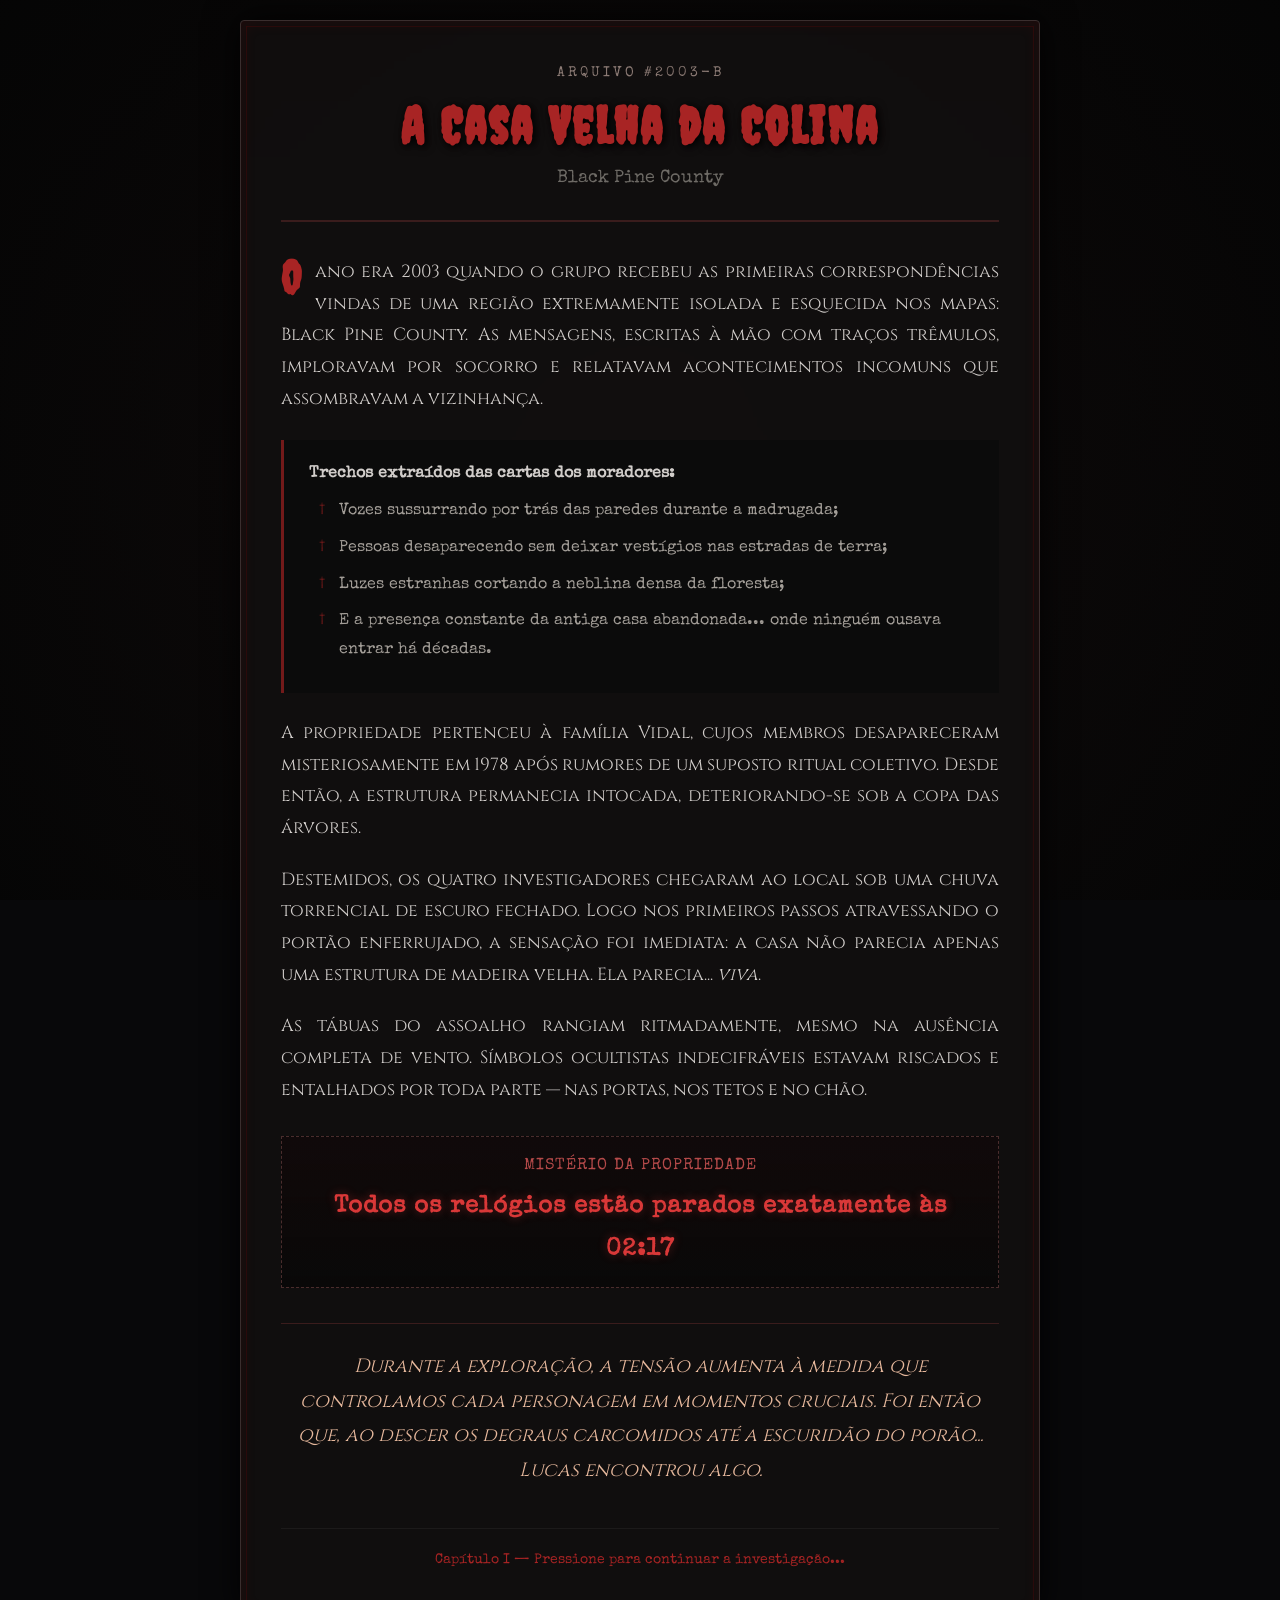
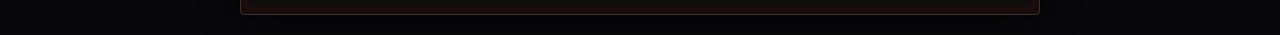
<file: pag1.html>
<!DOCTYPE html>
<html lang="pt-BR">
<head>
    <meta charset="UTF-8">
    <meta name="viewport" content="width=device-width, initial-scale=1.0">
    <title>A Casa Velha da Colina | Black Pine County</title>

    <!-- Google Fonts: Creepster (título) e Cinzel + Special Elite (corpo e mistério) -->
    <link rel="preconnect" href="https://fonts.googleapis.com">
    <link rel="preconnect" href="https://fonts.gstatic.com" crossorigin>
    <link href="https://fonts.googleapis.com/css2?family=Cinzel:wght@400;700&family=Creepster&family=Special+Elite&display=swap" rel="stylesheet">

    <style>
        /* --- RESET E ESTILOS GERAIS --- */
        * {
            margin: 0;
            padding: 0;
            box-sizing: border-box;
        }

        body {
            background-color: #08080a;
            color: #c9c7c5;
            font-family: 'Cinzel', serif;
            line-height: 1.8;
            background-image: 
                radial-gradient(circle at center, rgba(30, 20, 20, 0.4) 0%, rgba(5, 5, 5, 0.95) 100%),
                linear-gradient(to bottom, rgba(0, 0, 0, 0.8), rgba(10, 8, 8, 0.9));
            background-attachment: fixed;
            min-height: 100vh;
            display: flex;
            justify-content: center;
            align-items: center;
            padding: 20px;
        }

        /* --- CONTAINER PRINCIPAL (ESTILO DOCUMENTO/LIVRO MACABRO) --- */
        .container {
            max-width: 800px;
            width: 100%;
            background: rgba(18, 16, 16, 0.85);
            border: 1px solid #3a2e2e;
            box-shadow: 0 0 35px rgba(0, 0, 0, 0.9), inset 0 0 15px rgba(139, 0, 0, 0.15);
            padding: 40px;
            border-radius: 4px;
            position: relative;
            backdrop-filter: blur(4px);
        }

        .container::before {
            content: '';
            position: absolute;
            top: 5px; left: 5px; right: 5px; bottom: 5px;
            border: 1px solid rgba(139, 0, 0, 0.2);
            pointer-events: none;
        }

        /* --- CABEÇALHO --- */
        header {
            text-align: center;
            border-bottom: 2px solid #3a1c1c;
            padding-bottom: 25px;
            margin-bottom: 35px;
        }

        .meta-tag {
            font-family: 'Special Elite', cursive;
            color: #8c7b75;
            font-size: 0.9rem;
            letter-spacing: 3px;
            text-transform: uppercase;
            margin-bottom: 10px;
            display: block;
        }

        h1 {
            font-family: 'Creepster', cursive;
            font-size: 3.2rem;
            color: #a82424;
            text-shadow: 2px 2px 8px #000000;
            letter-spacing: 2px;
            line-height: 1.1;
            margin-bottom: 10px;
        }

        .location {
            font-family: 'Special Elite', cursive;
            color: #6e6b66;
            font-size: 1.1rem;
        }

        /* --- CONTEÚDO / HISTÓRIA --- */
        .chapter-section {
            margin-bottom: 30px;
        }

        .story-text::first-letter {
            font-family: 'Creepster', cursive;
            font-size: 3rem;
            float: left;
            line-height: 0.8;
            padding-right: 12px;
            color: #a82424;
        }

        p {
            margin-bottom: 20px;
            font-size: 1.1rem;
            text-align: justify;
            color: #d1cdca;
        }

        .letters-box {
            background: rgba(10, 10, 10, 0.7);
            border-left: 3px solid #731a1a;
            padding: 20px 25px;
            margin: 25px 0;
            font-family: 'Special Elite', cursive;
            color: #a39e98;
        }

        .letters-box p {
            font-family: inherit;
            margin-bottom: 8px;
            font-size: 1rem;
        }

        .letters-box p:last-child {
            margin-bottom: 0;
        }

        .letters-box ul {
            list-style-type: none;
            padding-left: 10px;
        }

        .letters-box li {
            margin-bottom: 8px;
            position: relative;
            padding-left: 20px;
        }

        .letters-box li::before {
            content: '†';
            position: absolute;
            left: 0;
            color: #731a1a;
        }

        .highlight-box {
            text-align: center;
            background: linear-gradient(180deg, rgba(20,0,0,0.3) 0%, rgba(5,5,5,0.6) 100%);
            border: 1px dashed #4a2d2d;
            padding: 15px;
            margin: 30px 0;
            font-family: 'Special Elite', cursive;
            color: #b54a4a;
            letter-spacing: 1px;
        }

        .time-display {
            font-size: 1.5rem;
            font-weight: bold;
            color: #d93838;
            text-shadow: 0 0 10px rgba(217, 56, 56, 0.4);
            display: block;
            margin-top: 5px;
        }

        .cliffhanger {
            border-top: 1px solid #3a1c1c;
            padding-top: 25px;
            margin-top: 35px;
            font-style: italic;
            color: #e6b89c;
            text-align: center;
            font-size: 1.2rem;
        }

        /* --- RODAPÉ E LINK DE NAVEGAÇÃO --- */
        footer {
            margin-top: 40px;
            text-align: center;
            border-top: 1px solid rgba(255, 255, 255, 0.05);
            padding-top: 15px;
        }

        footer a {
            font-family: 'Special Elite', cursive;
            font-size: 0.9rem;
            color: #a82424;
            text-decoration: none;
            transition: all 0.3s ease;
        }

        footer a:hover {
            color: #e6b89c;
            text-shadow: 0 0 8px rgba(168, 36, 36, 0.6);
        }

        @media (max-width: 600px) {
            .container { padding: 20px; }
            h1 { font-size: 2.2rem; }
            p { font-size: 1rem; }
        }
    </style>
</head>
<body>

    <main class="container">
        <header>
            <span class="meta-tag">Arquivo #2003-B</span>
            <h1>A Casa Velha da Colina</h1>
            <span class="location">Black Pine County</span>
        </header>

        <article class="chapter-section">
            <p class="story-text">
                O ano era 2003 quando o grupo recebeu as primeiras correspondências vindas de uma região extremamente isolada e esquecida nos mapas: Black Pine County. As mensagens, escritas à mão com traços trêmulos, imploravam por socorro e relatavam acontecimentos incomuns que assombravam a vizinhança.
            </p>

            <div class="letters-box">
                <p><strong>Trechos extraídos das cartas dos moradores:</strong></p>
                <ul>
                    <li>Vozes sussurrando por trás das paredes durante a madrugada;</li>
                    <li>Pessoas desaparecendo sem deixar vestígios nas estradas de terra;</li>
                    <li>Luzes estranhas cortando a neblina densa da floresta;</li>
                    <li>E a presença constante da antiga casa abandonada... onde ninguém ousava entrar há décadas.</li>
                </ul>
            </div>

            <p>
                A propriedade pertenceu à família Vidal, cujos membros desapareceram misteriosamente em 1978 após rumores de um suposto ritual coletivo. Desde então, a estrutura permanecia intocada, deteriorando-se sob a copa das árvores.
            </p>

            <p>
                Destemidos, os quatro investigadores chegaram ao local sob uma chuva torrencial de escuro fechado. Logo nos primeiros passos atravessando o portão enferrujado, a sensação foi imediata: a casa não parecia apenas uma estrutura de madeira velha. Ela parecia... <em>viva</em>.
            </p>

            <p>
                As tábuas do assoalho rangiam ritmadamente, mesmo na ausência completa de vento. Símbolos ocultistas indecifráveis estavam riscados e entalhados por toda parte — nas portas, nos tetos e no chão.
            </p>

            <div class="highlight-box">
                MISTÉRIO DA PROPRIEDADE
                <span class="time-display">Todos os relógios estão parados exatamente às 02:17</span>
            </div>

            <p class="cliffhanger">
                Durante a exploração, a tensão aumenta à medida que controlamos cada personagem em momentos cruciais. Foi então que, ao descer os degraus carcomidos até a escuridão do porão... Lucas encontrou algo.
            </p>
        </article>

        <footer>
            <a href="pag2.html">Capítulo I — Pressione para continuar a investigação...</a>
        </footer>
    </main>

</body>
</html>
</file>
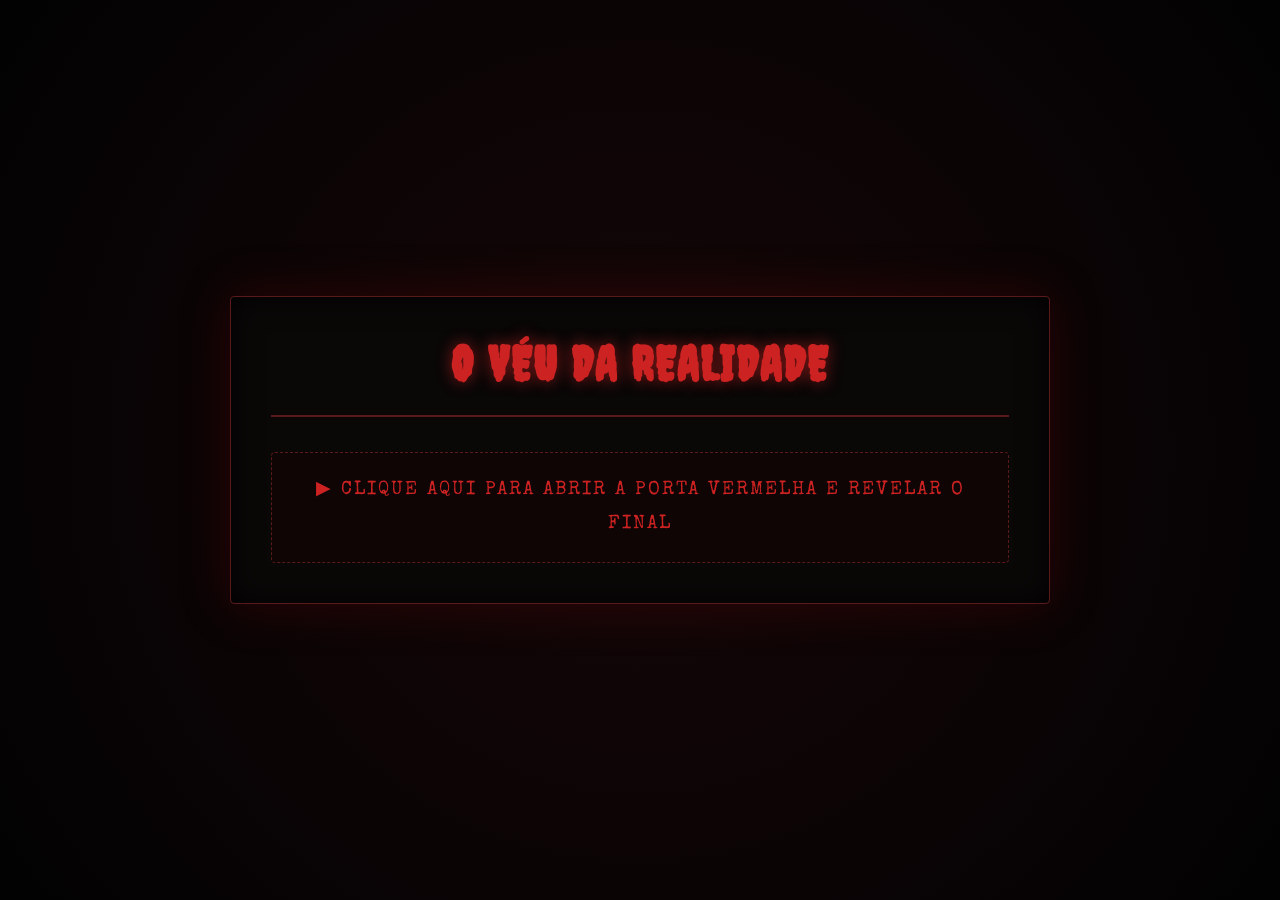
<file: pag10.html>
<!DOCTYPE html>
<html lang="pt-BR">
<head>
    <meta charset="UTF-8">
    <meta name="viewport" content="width=device-width, initial-scale=1.0">
    <title>Capítulo X: O Véu da Realidade | Black Pine County</title>
    
    <link rel="preconnect" href="https://fonts.googleapis.com">
    <link rel="preconnect" href="https://fonts.gstatic.com" crossorigin>
    <link href="https://fonts.googleapis.com/css2?family=Cinzel:wght@400;700&family=Creepster&family=Special+Elite&display=swap" rel="stylesheet">

    <style>
        * {
            margin: 0;
            padding: 0;
            box-sizing: border-box;
        }

        body {
            background-color: #030304;
            color: #d1cdca;
            font-family: 'Cinzel', serif;
            line-height: 1.8;
            background-image: radial-gradient(circle at center, rgba(40, 10, 10, 0.5) 0%, rgba(2, 2, 3, 0.99) 100%);
            background-attachment: fixed;
            min-height: 100vh;
            display: flex;
            justify-content: center;
            align-items: center;
            padding: 20px;
        }

        .container {
            max-width: 820px;
            width: 100%;
            background: rgba(10, 8, 8, 0.95);
            border: 1px solid #5a1a1a;
            box-shadow: 0 0 50px rgba(139, 0, 0, 0.25), inset 0 0 30px rgba(0, 0, 0, 0.9);
            padding: 40px;
            border-radius: 4px;
            position: relative;
        }

        header {
            text-align: center;
            border-bottom: 2px solid #5a1a1a;
            padding-bottom: 25px;
            margin-bottom: 35px;
        }

        h1 {
            font-family: 'Creepster', cursive;
            font-size: 3rem;
            color: #cc2222;
            text-shadow: 0 0 15px rgba(204, 34, 34, 0.6);
            letter-spacing: 2px;
            line-height: 1.1;
        }

        p {
            margin-bottom: 20px;
            font-size: 1.08rem;
            text-align: justify;
            color: #d1cdca;
        }

        .story-text::first-letter {
            font-family: 'Creepster', cursive;
            font-size: 3.5rem;
            float: left;
            line-height: 0.8;
            padding-right: 12px;
            color: #cc2222;
        }

        .dialogue-box {
            background: rgba(15, 3, 3, 0.9);
            border-left: 4px solid #cc2222;
            padding: 20px 25px;
            margin: 25px 0;
            font-family: 'Special Elite', cursive;
            color: #e6b89c;
        }

        .final-reveal {
            background: #000;
            border: 1px solid #4a1e1e;
            padding: 30px;
            margin-top: 30px;
            text-align: center;
            font-family: 'Special Elite', cursive;
            box-shadow: 0 0 30px rgba(0, 0, 0, 1);
        }

        .final-reveal p {
            text-align: center;
            color: #fff;
            margin-bottom: 15px;
        }

        .final-question {
            font-size: 1.2rem;
            color: #cc2222 !important;
            letter-spacing: 2px;
            margin-top: 20px;
            text-transform: uppercase;
        }

        /* --- ESTILIZAÇÃO DO BOTÃO/CLIQUE NATIVO (SEM JS) --- */
        details {
            width: 100%;
            cursor: pointer;
        }

        summary {
            list-style: none;
            outline: none;
            text-align: center;
            font-family: 'Special Elite', cursive;
            color: #cc2222;
            font-size: 1.2rem;
            letter-spacing: 2px;
            padding: 20px;
            background: rgba(20, 5, 5, 0.6);
            border: 1px dashed #5a1a1a;
            border-radius: 4px;
            transition: all 0.3s ease;
            animation: pulse 2s infinite;
            text-transform: uppercase;
        }

        summary:hover {
            background: rgba(40, 10, 10, 0.8);
            color: #ff3333;
            box-shadow: 0 0 15px rgba(204, 34, 34, 0.4);
        }

        @keyframes pulse {
            0% { opacity: 0.6; }
            50% { opacity: 1; }
            100% { opacity: 0.6; }
        }

        details[open] summary {
            display: none; /* Esconde o botão de clique após abrir a história */
        }

        .content-hidden {
            margin-top: 20px;
        }

        footer {
            margin-top: 40px;
            text-align: center;
            font-size: 0.85rem;
            color: #59534f;
            border-top: 1px solid rgba(255, 255, 255, 0.05);
            padding-top: 20px;
            font-family: 'Special Elite', cursive;
        }
    </style>
</head>
<body>

    <main class="container">
        <header>
            <h1>O VÉU DA REALIDADE</h1>
        </header>

        <article>
            <details>
                <summary>▶ CLIQUE AQUI PARA ABRIR A PORTA VERMELHA E REVELAR O FINAL</summary>
                
                <div class="content-hidden">
                    <p class="story-text">
                        Depois de reunir todas as fitas VHS, encontrar as páginas do diário de Lucas e abrir a Porta Vermelha, Arthur, Evelyn e Noah chegaram ao que julgavam ser o coração de Hollow Creek. Contudo, não havia um altar ou uma criatura colossal. Apenas uma estrada infinita, idêntica àquela por onde entraram, com o Ídolo Negro imóvel no asfalto e cercado por centenas de carros abandonados de pessoas que também tentaram escapar.
                    </p>

                    <p>
                        Evelyn encontrou uma porta de metal enterrada no asfalto e a abriu, revelando um enorme arquivo subterrâneo de prateleiras infinitas preenchidas com milhões de fitas VHS rotuladas com nomes. Ao colocar a fita de sua própria tentativa no televisor, Arthur assistiu à gravação de sua chegada sob a chuva, seguida pela loucura que o faz matar Noah, depois Evelyn e, por fim, tirar a própria vida. Testando outras fitas, viram que havia milhares de versões de suas vidas, todas terminando em fracasso absoluto.
                    </p>

                    <div class="dialogue-box">
                        Noah recua alguns passos, com os olhos arregalados fitando as prateleiras sem fim.<br>
                        — Isso... isso é impossível... como pode haver tantas versões de nós?
                    </div>

                    <p>
                        É então que Lucas aparece. Não como um fantasma ou ilusão, mas firme, com um sorriso humano e melancólico.
                    </p>

                    <div class="dialogue-box">
                        — Vocês finalmente chegaram onde eu sempre tentei impedir — diz Lucas calmamente.<br><br>
                        Arthur aperta o cabo da lanterna, a voz trêmula: — O que é este lugar, Lucas? O que está acontecendo?<br><br>
                        Lucas aponta para as caixas nas prateleiras: — Aqui ficam todas as histórias que fracassaram.<br><br>
                        Evelyn, contendo as lágrimas, pergunta: — Então estamos presos em um ciclo?<br><br>
                        Lucas balança a cabeça negativamente: — Não. Pior. Vocês nunca estiveram vivos. Hollow Creek não aprisiona pessoas... Ela aprisiona histórias. Cada vez que alguém encontra o Ídolo Negro, uma nova versão nasce. E quando ela termina, é armazenada aqui. Nenhuma dessas pessoas possuía livre-arbítrio.<br><br>
                        Arthur sente o sangue gelar: — Então... quem escreve essas histórias?<br><br>
                        Lucas olha diretamente para a frente, encarando a escuridão além dos personagens: — Quem observa.
                    </div>

                    <p>
                        Nesse instante, todas as televisões da sala se acendem ao mesmo tempo. Cada tela exibe o reflexo de um quarto, de uma sala, de uma pessoa sentada diante de um monitor, segurando comandos e decidindo cada passo da jornada deles.
                    </p>

                    <p>
                        Lucas dá um passo à frente, quebrando a barreira entre o cenário e a tela, encarando diretamente quem está do outro lado:
                    </p>

                    <div class="dialogue-box">
                        — Você realmente acreditava que estava tentando salvá-los? — Lucas sussurra para você. — Toda vez que você inicia um novo jogo... Hollow Creek nasce outra vez.
                    </div>

                    <div class="final-reveal">
                        <p>Atrás do grupo, uma última prateleira surge na penumbra. Nela há apenas uma etiqueta, gravada com o seu próprio nome.</p>
                        <p class="final-question">Hollow Creek nunca existiu para prender pessoas.</p>
                        <p style="color: #8c7b75; font-size: 0.95rem; margin-top: 15px;">
                            Ela existe para prender quem observa.
                        </p>
                    </div>

                    <footer>
                        <p>Três batidas ecoam no silêncio.<br>Toc... Toc... Toc...</p>
                        <p style="margin-top: 10px; color: #cc2222;">FIM DE JOGO — OBRIGADO POR ABRIR A PORTA VERMELHA.</p>
                    </footer>
                </div>
            </details>
        </article>
    </main>

</body>
</html>
</file>
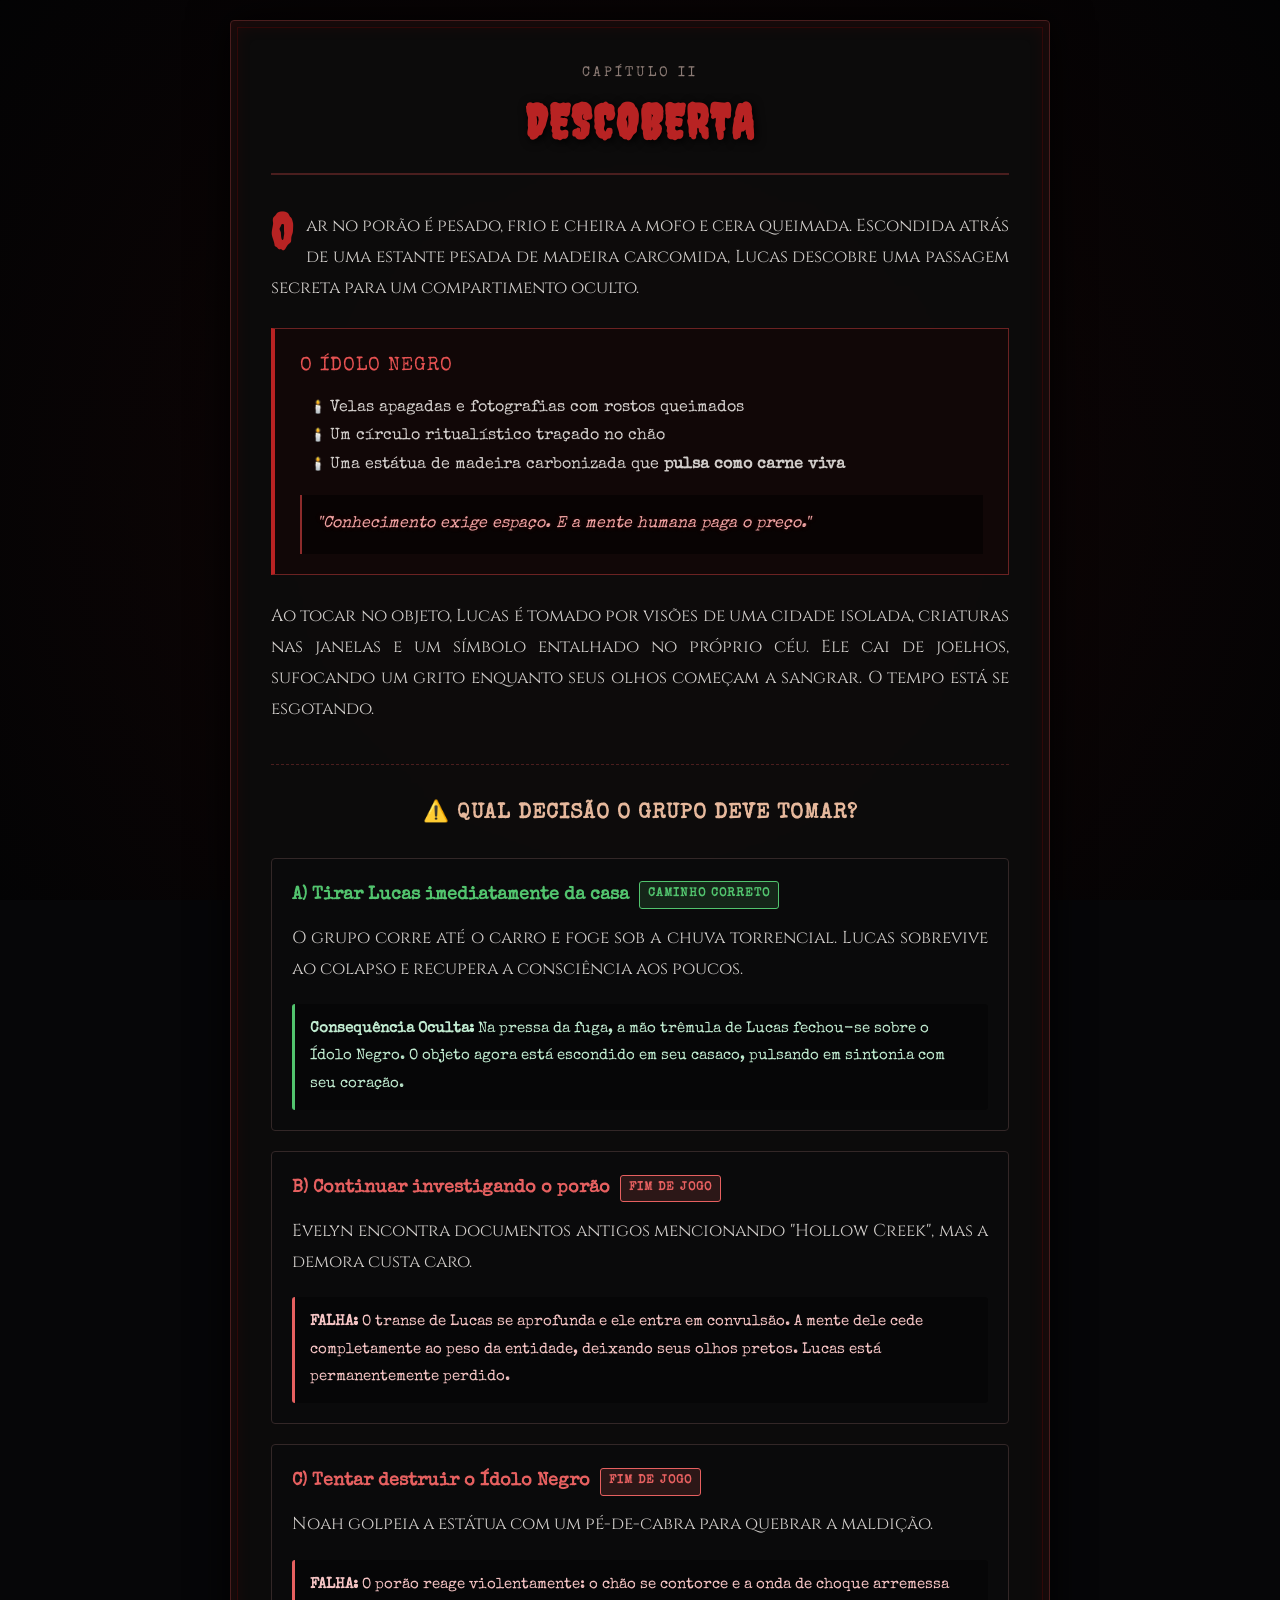
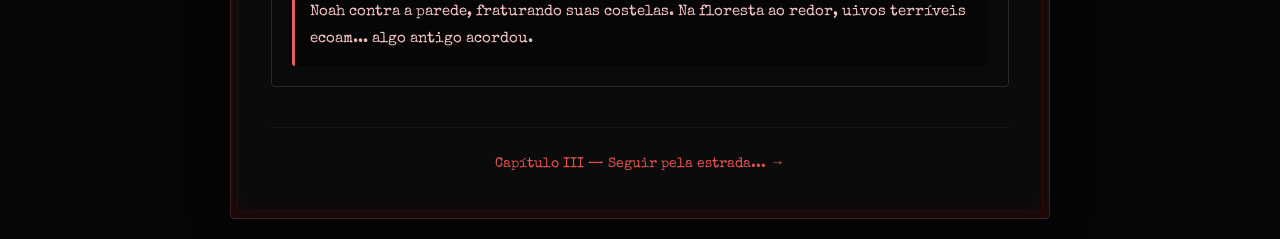
<file: pag2.html>
<!DOCTYPE html>
<html lang="pt-BR">
<head>
    <meta charset="UTF-8">
    <meta name="viewport" content="width=device-width, initial-scale=1.0">
    <title>Capítulo II: Descoberta | Black Pine County</title>

    <!-- Google Fonts -->
    <link rel="preconnect" href="https://fonts.googleapis.com">
    <link rel="preconnect" href="https://fonts.gstatic.com" crossorigin>
    <link href="https://fonts.googleapis.com/css2?family=Cinzel:wght@400;700&family=Creepster&family=Special+Elite&display=swap" rel="stylesheet">

    <style>
        * {
            margin: 0;
            padding: 0;
            box-sizing: border-box;
        }

        body {
            background-color: #060608;
            color: #d1cdca;
            font-family: 'Cinzel', serif;
            line-height: 1.8;
            background-image: 
                radial-gradient(circle at center, rgba(40, 10, 10, 0.4) 0%, rgba(3, 3, 4, 0.98) 100%),
                linear-gradient(to bottom, rgba(0, 0, 0, 0.85), rgba(12, 5, 5, 0.95));
            background-attachment: fixed;
            min-height: 100vh;
            display: flex;
            justify-content: center;
            align-items: center;
            padding: 20px;
        }

        .container {
            max-width: 820px;
            width: 100%;
            background: rgba(14, 12, 12, 0.92);
            border: 1px solid #4a1e1e;
            box-shadow: 0 0 40px rgba(0, 0, 0, 0.95), inset 0 0 20px rgba(139, 0, 0, 0.2);
            padding: 40px;
            border-radius: 4px;
            position: relative;
            backdrop-filter: blur(5px);
        }

        .container::before {
            content: '';
            position: absolute;
            top: 6px; left: 6px; right: 6px; bottom: 6px;
            border: 1px solid rgba(139, 0, 0, 0.25);
            pointer-events: none;
        }

        header {
            text-align: center;
            border-bottom: 2px solid #4a1e1e;
            padding-bottom: 25px;
            margin-bottom: 35px;
        }

        .meta-tag {
            font-family: 'Special Elite', cursive;
            color: #8c7b75;
            font-size: 0.9rem;
            letter-spacing: 3px;
            text-transform: uppercase;
            display: block;
            margin-bottom: 8px;
        }

        h1 {
            font-family: 'Creepster', cursive;
            font-size: 3rem;
            color: #b82323;
            text-shadow: 2px 2px 10px #000;
            letter-spacing: 2px;
            line-height: 1.1;
        }

        p {
            margin-bottom: 20px;
            font-size: 1.08rem;
            text-align: justify;
            color: #d1cdca;
        }

        .story-text::first-letter {
            font-family: 'Creepster', cursive;
            font-size: 3.2rem;
            float: left;
            line-height: 0.8;
            padding-right: 12px;
            color: #b82323;
        }

        .artifact-box {
            background: rgba(20, 5, 5, 0.6);
            border: 1px solid #6b2222;
            border-left: 4px solid #b82323;
            padding: 20px 25px;
            margin: 25px 0;
            font-family: 'Special Elite', cursive;
        }

        .artifact-title {
            color: #e65252;
            font-size: 1.2rem;
            margin-bottom: 10px;
            display: block;
            text-transform: uppercase;
            letter-spacing: 1px;
        }

        .artifact-box ul {
            list-style: none;
            padding-left: 10px;
            margin-bottom: 15px;
        }

        .artifact-box li::before {
            content: '🕯️ ';
            font-size: 0.8rem;
        }

        .whisper-quote {
            font-style: italic;
            color: #f2a4a4;
            background: rgba(0, 0, 0, 0.5);
            padding: 15px;
            border-left: 2px solid #8c2b2b;
            margin-top: 15px;
            text-shadow: 0 0 5px rgba(184, 35, 35, 0.3);
        }

        .choices-section {
            margin-top: 40px;
            border-top: 1px dashed #4a1e1e;
            padding-top: 30px;
        }

        .choices-title {
            font-family: 'Special Elite', cursive;
            text-align: center;
            color: #e6b89c;
            font-size: 1.3rem;
            margin-bottom: 25px;
            letter-spacing: 1px;
        }

        .choice-card {
            background: rgba(10, 10, 12, 0.8);
            border: 1px solid #332727;
            border-radius: 4px;
            padding: 20px;
            margin-bottom: 20px;
            transition: all 0.3s ease;
        }

        .choice-card:hover {
            border-color: #732828;
            box-shadow: 0 0 15px rgba(115, 40, 40, 0.2);
        }

        .choice-header {
            font-family: 'Special Elite', cursive;
            font-size: 1.15rem;
            font-weight: bold;
            margin-bottom: 10px;
            display: flex;
            align-items: center;
            gap: 10px;
        }

        .choice-a .choice-header { color: #52c46e; }
        .choice-b .choice-header { color: #e66060; }
        .choice-c .choice-header { color: #e66060; }

        .tag-status {
            font-size: 0.75rem;
            padding: 2px 8px;
            border-radius: 3px;
            text-transform: uppercase;
            letter-spacing: 1px;
        }

        .tag-correct { background: rgba(82, 196, 110, 0.15); border: 1px solid #52c46e; color: #52c46e; }
        .tag-wrong { background: rgba(230, 96, 96, 0.15); border: 1px solid #e66060; color: #e66060; }

        .outcome-text {
            font-family: 'Special Elite', cursive;
            font-size: 0.95rem;
            color: #a8a29e;
            background: rgba(0, 0, 0, 0.4);
            padding: 12px 15px;
            border-radius: 3px;
            margin-top: 10px;
            border-left: 3px solid #4a4242;
        }

        .choice-a .outcome-text { border-left-color: #52c46e; color: #c0ebd0; }
        .choice-b .outcome-text { border-left-color: #e66060; color: #f5c4c4; }
        .choice-c .outcome-text { border-left-color: #e66060; color: #f5c4c4; }

        /* --- RODAPÉ E LINK DE NAVEGAÇÃO --- */
        footer {
            margin-top: 40px;
            text-align: center;
            border-top: 1px solid rgba(255, 255, 255, 0.05);
            padding-top: 20px;
        }

        footer a {
            font-family: 'Special Elite', cursive;
            font-size: 0.9rem;
            color: #e65252;
            text-decoration: none;
            transition: all 0.3s ease;
        }

        footer a:hover {
            color: #e6b89c;
            text-shadow: 0 0 8px rgba(230, 82, 82, 0.6);
        }

        @media (max-width: 600px) {
            .container { padding: 20px; }
            h1 { font-size: 2.2rem; }
            p { font-size: 1rem; }
        }
    </style>
</head>
<body>

    <main class="container">
        <header>
            <span class="meta-tag">Capítulo II</span>
            <h1>DESCOBERTA</h1>
        </header>

        <article>
            <p class="story-text">
                O ar no porão é pesado, frio e cheira a mofo e cera queimada. Escondida atrás de uma estante pesada de madeira carcomida, Lucas descobre uma passagem secreta para um compartimento oculto.
            </p>

            <div class="artifact-box">
                <span class="artifact-title">O Ídolo Negro</span>
                <ul>
                    <li>Velas apagadas e fotografias com rostos queimados</li>
                    <li>Um círculo ritualístico traçado no chão</li>
                    <li>Uma estátua de madeira carbonizada que <strong>pulsa como carne viva</strong></li>
                </ul>

                <div class="whisper-quote">
                    "Conhecimento exige espaço. E a mente humana paga o preço."
                </div>
            </div>

            <p>
                Ao tocar no objeto, Lucas é tomado por visões de uma cidade isolada, criaturas nas janelas e um símbolo entalhado no próprio céu. Ele cai de joelhos, sufocando um grito enquanto seus olhos começam a sangrar. O tempo está se esgotando.
            </p>

            <!-- ESCOLHAS -->
            <section class="choices-section">
                <h2 class="choices-title">⚠️ QUAL DECISÃO O GRUPO DEVE TOMAR?</h2>

                <!-- OPÇÃO A (CORRETA) -->
                <div class="choice-card choice-a">
                    <div class="choice-header">
                        <span>A) Tirar Lucas imediatamente da casa</span>
                        <span class="tag-status tag-correct">Caminho Correto</span>
                    </div>
                    <p>O grupo corre até o carro e foge sob a chuva torrencial. Lucas sobrevive ao colapso e recupera a consciência aos poucos.</p>
                    <div class="outcome-text">
                        <strong>Consequência Oculta:</strong> Na pressa da fuga, a mão trêmula de Lucas fechou-se sobre o Ídolo Negro. O objeto agora está escondido em seu casaco, pulsando em sintonia com seu coração.
                    </div>
                </div>

                <!-- OPÇÃO B (ERRADA) -->
                <div class="choice-card choice-b">
                    <div class="choice-header">
                        <span>B) Continuar investigando o porão</span>
                        <span class="tag-status tag-wrong">Fim de Jogo</span>
                    </div>
                    <p>Evelyn encontra documentos antigos mencionando "Hollow Creek", mas a demora custa caro.</p>
                    <div class="outcome-text">
                        <strong>FALHA:</strong> O transe de Lucas se aprofunda e ele entra em convulsão. A mente dele cede completamente ao peso da entidade, deixando seus olhos pretos. Lucas está permanentemente perdido.
                    </div>
                </div>

                <!-- OPÇÃO C (ERRADA) -->
                <div class="choice-card choice-c">
                    <div class="choice-header">
                        <span>C) Tentar destruir o Ídolo Negro</span>
                        <span class="tag-status tag-wrong">Fim de Jogo</span>
                    </div>
                    <p>Noah golpeia a estátua com um pé-de-cabra para quebrar a maldição.</p>
                    <div class="outcome-text">
                        <strong>FALHA:</strong> O porão reage violentamente: o chão se contorce e a onda de choque arremessa Noah contra a parede, fraturando suas costelas. Na floresta ao redor, uivos terríveis ecoam... algo antigo acordou.
                    </div>
                </div>
            </section>
        </article>

        <footer>
            <a href="pag3.html">Capítulo III — Seguir pela estrada... →</a>
        </footer>
    </main>

</body>
</html>
</file>
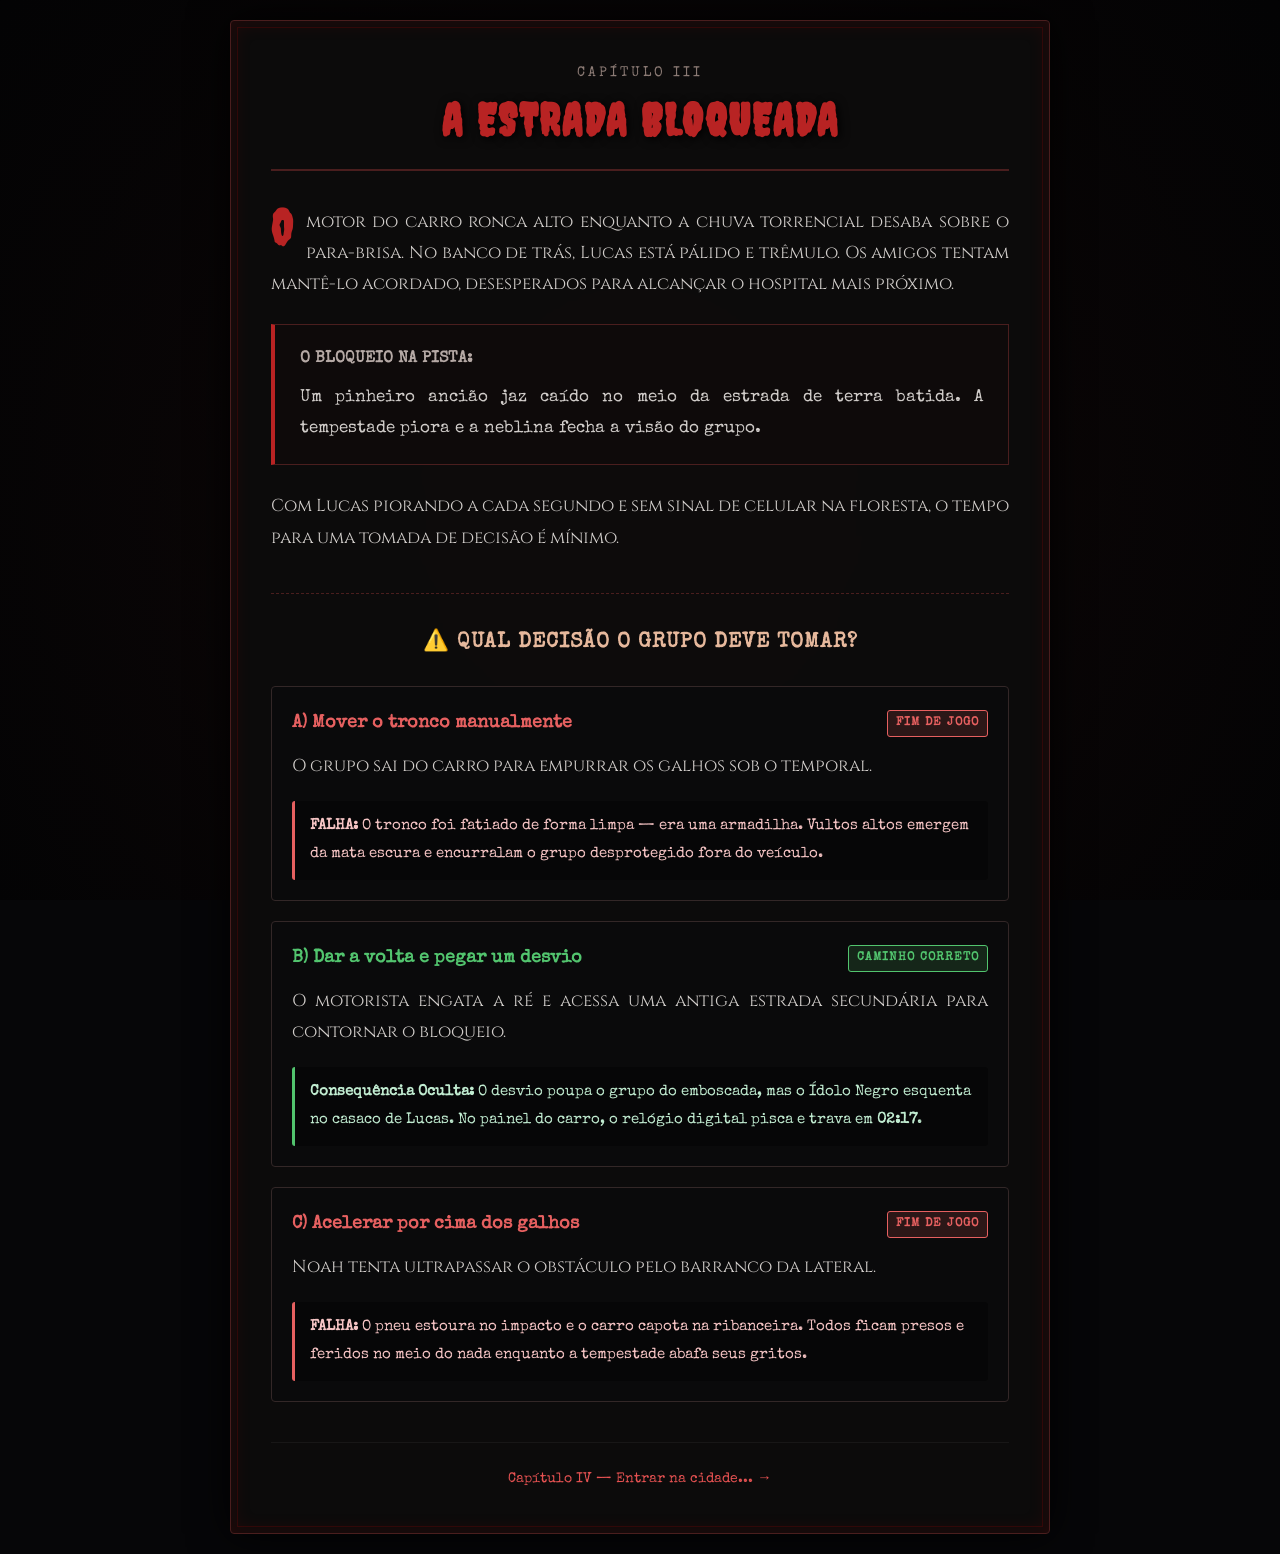
<file: pag3.html>
<!DOCTYPE html>
<html lang="pt-BR">
<head>
    <meta charset="UTF-8">
    <meta name="viewport" content="width=device-width, initial-scale=1.0">
    <title>Capítulo III: A Estrada Bloqueada | Black Pine County</title>

    <!-- Google Fonts -->
    <link rel="preconnect" href="https://fonts.googleapis.com">
    <link rel="preconnect" href="https://fonts.gstatic.com" crossorigin>
    <link href="https://fonts.googleapis.com/css2?family=Cinzel:wght@400;700&family=Creepster&family=Special+Elite&display=swap" rel="stylesheet">

    <style>
        * {
            margin: 0;
            padding: 0;
            box-sizing: border-box;
        }

        body {
            background-color: #060608;
            color: #d1cdca;
            font-family: 'Cinzel', serif;
            line-height: 1.8;
            background-image: 
                radial-gradient(circle at center, rgba(30, 15, 15, 0.4) 0%, rgba(3, 3, 4, 0.98) 100%),
                linear-gradient(to bottom, rgba(0, 0, 0, 0.85), rgba(12, 5, 5, 0.95));
            background-attachment: fixed;
            min-height: 100vh;
            display: flex;
            justify-content: center;
            align-items: center;
            padding: 20px;
        }

        .container {
            max-width: 820px;
            width: 100%;
            background: rgba(14, 12, 12, 0.92);
            border: 1px solid #4a1e1e;
            box-shadow: 0 0 40px rgba(0, 0, 0, 0.95), inset 0 0 20px rgba(139, 0, 0, 0.2);
            padding: 40px;
            border-radius: 4px;
            position: relative;
            backdrop-filter: blur(5px);
        }

        .container::before {
            content: '';
            position: absolute;
            top: 6px; left: 6px; right: 6px; bottom: 6px;
            border: 1px solid rgba(139, 0, 0, 0.25);
            pointer-events: none;
        }

        header {
            text-align: center;
            border-bottom: 2px solid #4a1e1e;
            padding-bottom: 25px;
            margin-bottom: 35px;
        }

        .meta-tag {
            font-family: 'Special Elite', cursive;
            color: #8c7b75;
            font-size: 0.9rem;
            letter-spacing: 3px;
            text-transform: uppercase;
            display: block;
            margin-bottom: 8px;
        }

        h1 {
            font-family: 'Creepster', cursive;
            font-size: 2.8rem;
            color: #b82323;
            text-shadow: 2px 2px 10px #000;
            letter-spacing: 2px;
            line-height: 1.1;
        }

        p {
            margin-bottom: 20px;
            font-size: 1.08rem;
            text-align: justify;
            color: #d1cdca;
        }

        .story-text::first-letter {
            font-family: 'Creepster', cursive;
            font-size: 3.2rem;
            float: left;
            line-height: 0.8;
            padding-right: 12px;
            color: #b82323;
        }

        .event-box {
            background: rgba(15, 10, 10, 0.7);
            border: 1px solid #4a1e1e;
            border-left: 4px solid #b82323;
            padding: 20px 25px;
            margin: 25px 0;
            font-family: 'Special Elite', cursive;
            color: #b5a9a5;
        }

        .choices-section {
            margin-top: 40px;
            border-top: 1px dashed #4a1e1e;
            padding-top: 30px;
        }

        .choices-title {
            font-family: 'Special Elite', cursive;
            text-align: center;
            color: #e6b89c;
            font-size: 1.3rem;
            margin-bottom: 25px;
            letter-spacing: 1px;
        }

        .choice-card {
            background: rgba(10, 10, 12, 0.8);
            border: 1px solid #332727;
            border-radius: 4px;
            padding: 20px;
            margin-bottom: 20px;
            transition: all 0.3s ease;
        }

        .choice-card:hover {
            border-color: #732828;
            box-shadow: 0 0 15px rgba(115, 40, 40, 0.2);
        }

        .choice-header {
            font-family: 'Special Elite', cursive;
            font-size: 1.15rem;
            font-weight: bold;
            margin-bottom: 10px;
            display: flex;
            align-items: center;
            justify-content: space-between;
            gap: 10px;
        }

        .choice-a .choice-header { color: #e66060; }
        .choice-b .choice-header { color: #52c46e; }
        .choice-c .choice-header { color: #e66060; }

        .tag-status {
            font-size: 0.75rem;
            padding: 2px 8px;
            border-radius: 3px;
            text-transform: uppercase;
            letter-spacing: 1px;
        }

        .tag-correct { background: rgba(82, 196, 110, 0.15); border: 1px solid #52c46e; color: #52c46e; }
        .tag-wrong { background: rgba(230, 96, 96, 0.15); border: 1px solid #e66060; color: #e66060; }

        .outcome-text {
            font-family: 'Special Elite', cursive;
            font-size: 0.95rem;
            background: rgba(0, 0, 0, 0.4);
            padding: 12px 15px;
            border-radius: 3px;
            margin-top: 10px;
            border-left: 3px solid #4a4242;
        }

        .choice-a .outcome-text { border-left-color: #e66060; color: #f5c4c4; }
        .choice-b .outcome-text { border-left-color: #52c46e; color: #c0ebd0; }
        .choice-c .outcome-text { border-left-color: #e66060; color: #f5c4c4; }

        /* --- RODAPÉ E LINK DE NAVEGAÇÃO --- */
        footer {
            margin-top: 40px;
            text-align: center;
            border-top: 1px solid rgba(255, 255, 255, 0.05);
            padding-top: 20px;
        }

        footer a {
            font-family: 'Special Elite', cursive;
            font-size: 0.9rem;
            color: #e65252;
            text-decoration: none;
            transition: all 0.3s ease;
        }

        footer a:hover {
            color: #e6b89c;
            text-shadow: 0 0 8px rgba(230, 82, 82, 0.6);
        }

        @media (max-width: 600px) {
            .container { padding: 20px; }
            h1 { font-size: 2rem; }
            p { font-size: 1rem; }
        }
    </style>
</head>
<body>

    <main class="container">
        <header>
            <span class="meta-tag">Capítulo III</span>
            <h1>A ESTRADA BLOQUEADA</h1>
        </header>

        <article>
            <p class="story-text">
                O motor do carro ronca alto enquanto a chuva torrencial desaba sobre o para-brisa. No banco de trás, Lucas está pálido e trêmulo. Os amigos tentam mantê-lo acordado, desesperados para alcançar o hospital mais próximo.
            </p>

            <div class="event-box">
                <strong>O BLOQUEIO NA PISTA:</strong>
                <p style="margin-top: 8px; margin-bottom: 0;">Um pinheiro ancião jaz caído no meio da estrada de terra batida. A tempestade piora e a neblina fecha a visão do grupo.</p>
            </div>

            <p>
                Com Lucas piorando a cada segundo e sem sinal de celular na floresta, o tempo para uma tomada de decisão é mínimo.
            </p>

            <!-- ESCOLHAS -->
            <section class="choices-section">
                <h2 class="choices-title">⚠️ QUAL DECISÃO O GRUPO DEVE TOMAR?</h2>

                <!-- OPÇÃO A -->
                <div class="choice-card choice-a">
                    <div class="choice-header">
                        <span>A) Mover o tronco manualmente</span>
                        <span class="tag-status tag-wrong">Fim de Jogo</span>
                    </div>
                    <p>O grupo sai do carro para empurrar os galhos sob o temporal.</p>
                    <div class="outcome-text">
                        <strong>FALHA:</strong> O tronco foi fatiado de forma limpa — era uma armadilha. Vultos altos emergem da mata escura e encurralam o grupo desprotegido fora do veículo.
                    </div>
                </div>

                <!-- OPÇÃO B (CORRETA) -->
                <div class="choice-card choice-b">
                    <div class="choice-header">
                        <span>B) Dar a volta e pegar um desvio</span>
                        <span class="tag-status tag-correct">Caminho Correto</span>
                    </div>
                    <p>O motorista engata a ré e acessa uma antiga estrada secundária para contornar o bloqueio.</p>
                    <div class="outcome-text">
                        <strong>Consequência Oculta:</strong> O desvio poupa o grupo do emboscada, mas o Ídolo Negro esquenta no casaco de Lucas. No painel do carro, o relógio digital pisca e trava em <strong>02:17</strong>.
                    </div>
                </div>

                <!-- OPÇÃO C -->
                <div class="choice-card choice-c">
                    <div class="choice-header">
                        <span>C) Acelerar por cima dos galhos</span>
                        <span class="tag-status tag-wrong">Fim de Jogo</span>
                    </div>
                    <p>Noah tenta ultrapassar o obstáculo pelo barranco da lateral.</p>
                    <div class="outcome-text">
                        <strong>FALHA:</strong> O pneu estoura no impacto e o carro capota na ribanceira. Todos ficam presos e feridos no meio do nada enquanto a tempestade abafa seus gritos.
                    </div>
                </div>
            </section>
        </article>

        <footer>
            <a href="pag4.html">Capítulo IV — Entrar na cidade... →</a>
        </footer>
    </main>

</body>
</html>
</file>
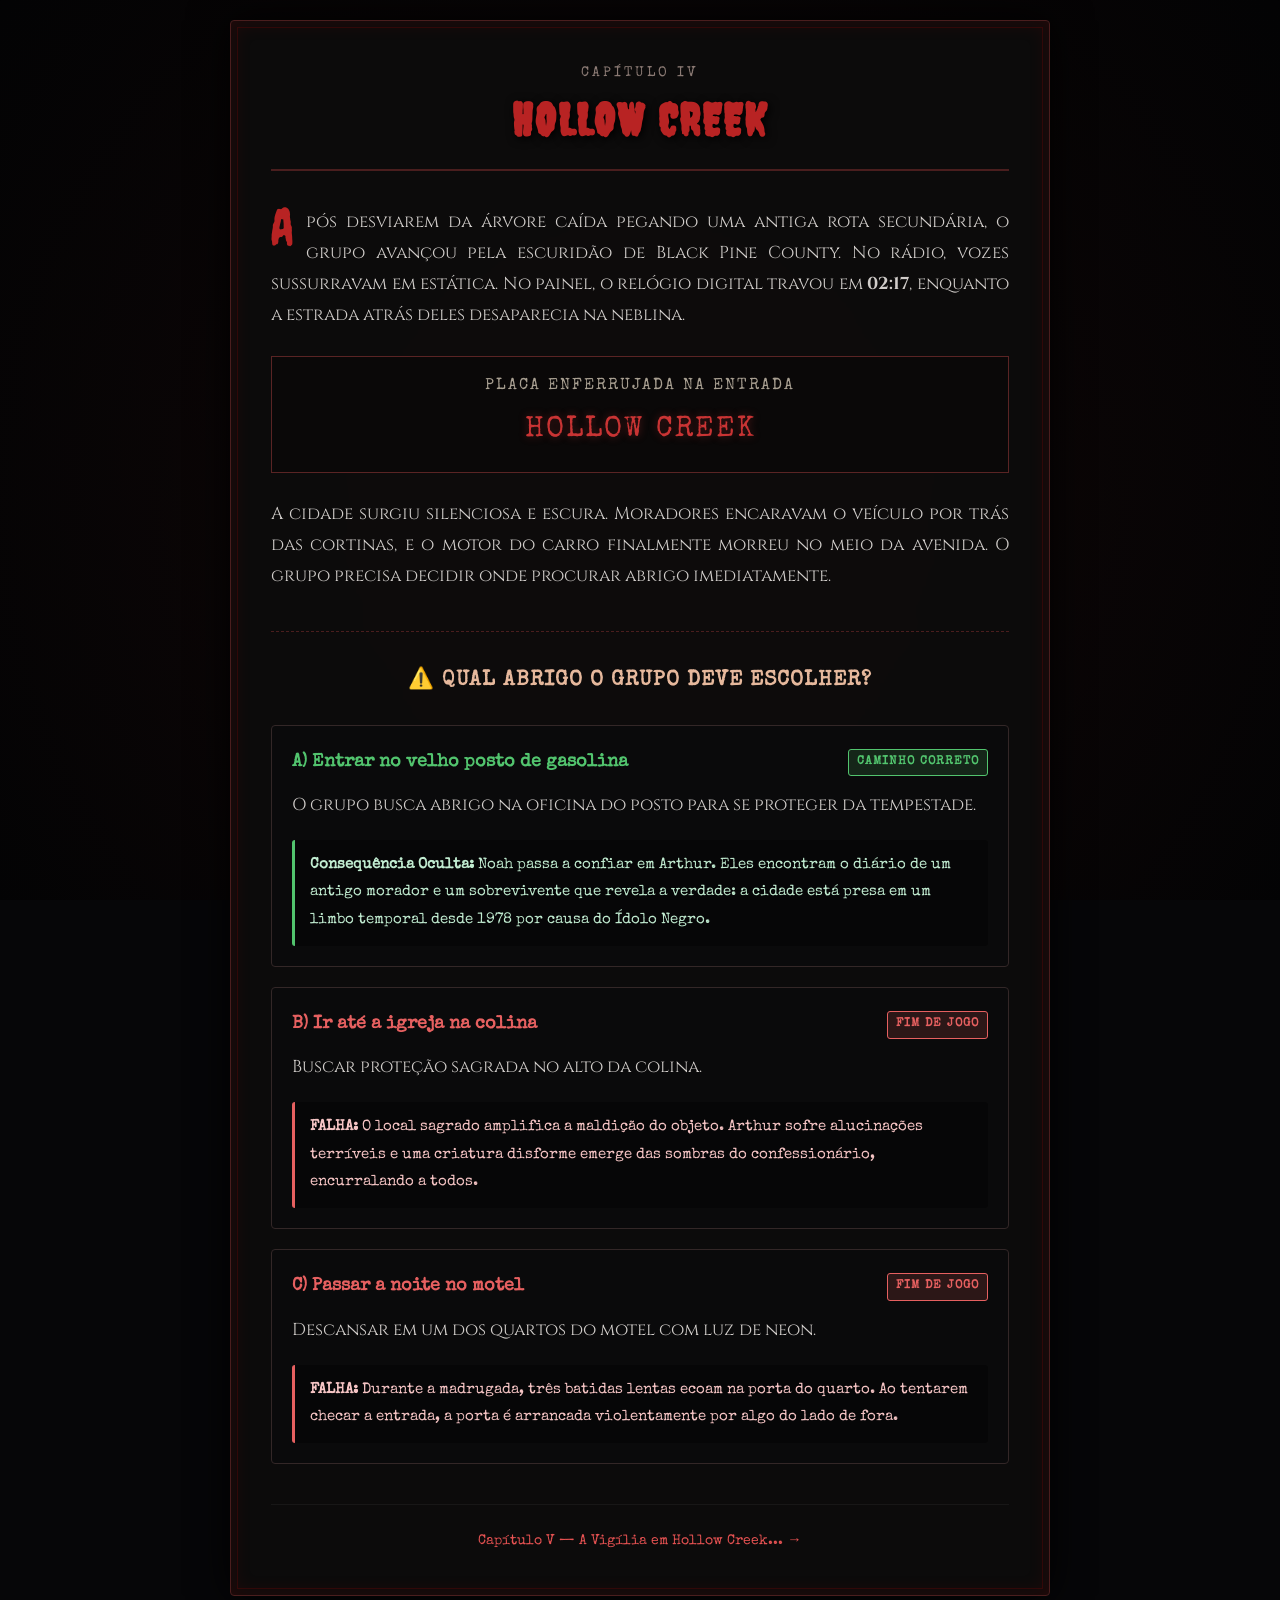
<file: pag4.html>
<!DOCTYPE html>
<html lang="pt-BR">
<head>
    <meta charset="UTF-8">
    <meta name="viewport" content="width=device-width, initial-scale=1.0">
    <title>Capítulo IV: Hollow Creek | Black Pine County</title>

    <!-- Google Fonts -->
    <link rel="preconnect" href="https://fonts.googleapis.com">
    <link rel="preconnect" href="https://fonts.gstatic.com" crossorigin>
    <link href="https://fonts.googleapis.com/css2?family=Cinzel:wght@400;700&family=Creepster&family=Special+Elite&display=swap" rel="stylesheet">

    <style>
        * {
            margin: 0;
            padding: 0;
            box-sizing: border-box;
        }

        body {
            background-color: #060608;
            color: #d1cdca;
            font-family: 'Cinzel', serif;
            line-height: 1.8;
            background-image: 
                radial-gradient(circle at center, rgba(35, 15, 15, 0.4) 0%, rgba(3, 3, 4, 0.98) 100%),
                linear-gradient(to bottom, rgba(0, 0, 0, 0.85), rgba(12, 5, 5, 0.95));
            background-attachment: fixed;
            min-height: 100vh;
            display: flex;
            justify-content: center;
            align-items: center;
            padding: 20px;
        }

        .container {
            max-width: 820px;
            width: 100%;
            background: rgba(14, 12, 12, 0.92);
            border: 1px solid #4a1e1e;
            box-shadow: 0 0 40px rgba(0, 0, 0, 0.95), inset 0 0 20px rgba(139, 0, 0, 0.2);
            padding: 40px;
            border-radius: 4px;
            position: relative;
            backdrop-filter: blur(5px);
        }

        .container::before {
            content: '';
            position: absolute;
            top: 6px; left: 6px; right: 6px; bottom: 6px;
            border: 1px solid rgba(139, 0, 0, 0.25);
            pointer-events: none;
        }

        header {
            text-align: center;
            border-bottom: 2px solid #4a1e1e;
            padding-bottom: 25px;
            margin-bottom: 35px;
        }

        .meta-tag {
            font-family: 'Special Elite', cursive;
            color: #8c7b75;
            font-size: 0.9rem;
            letter-spacing: 3px;
            text-transform: uppercase;
            display: block;
            margin-bottom: 8px;
        }

        h1 {
            font-family: 'Creepster', cursive;
            font-size: 2.8rem;
            color: #b82323;
            text-shadow: 2px 2px 10px #000;
            letter-spacing: 2px;
            line-height: 1.1;
        }

        p {
            margin-bottom: 20px;
            font-size: 1.08rem;
            text-align: justify;
            color: #d1cdca;
        }

        .story-text::first-letter {
            font-family: 'Creepster', cursive;
            font-size: 3.2rem;
            float: left;
            line-height: 0.8;
            padding-right: 12px;
            color: #b82323;
        }

        .town-sign {
            text-align: center;
            background: rgba(10, 8, 8, 0.8);
            border: 1px solid #5a2424;
            padding: 15px;
            margin: 25px 0;
            font-family: 'Special Elite', cursive;
            color: #a89f91;
            letter-spacing: 2px;
        }

        .town-name {
            font-size: 1.8rem;
            color: #c93434;
            display: block;
            margin-top: 5px;
            text-shadow: 0 0 8px rgba(201, 52, 52, 0.4);
        }

        .choices-section {
            margin-top: 40px;
            border-top: 1px dashed #4a1e1e;
            padding-top: 30px;
        }

        .choices-title {
            font-family: 'Special Elite', cursive;
            text-align: center;
            color: #e6b89c;
            font-size: 1.3rem;
            margin-bottom: 25px;
            letter-spacing: 1px;
        }

        .choice-card {
            background: rgba(10, 10, 12, 0.8);
            border: 1px solid #332727;
            border-radius: 4px;
            padding: 20px;
            margin-bottom: 20px;
            transition: all 0.3s ease;
        }

        .choice-card:hover {
            border-color: #732828;
            box-shadow: 0 0 15px rgba(115, 40, 40, 0.2);
        }

        .choice-header {
            font-family: 'Special Elite', cursive;
            font-size: 1.15rem;
            font-weight: bold;
            margin-bottom: 10px;
            display: flex;
            align-items: center;
            justify-content: space-between;
            gap: 10px;
        }

        .choice-a .choice-header { color: #52c46e; } /* Correta */
        .choice-b .choice-header { color: #e66060; }
        .choice-c .choice-header { color: #e66060; }

        .tag-status {
            font-size: 0.75rem;
            padding: 2px 8px;
            border-radius: 3px;
            text-transform: uppercase;
            letter-spacing: 1px;
        }

        .tag-correct { background: rgba(82, 196, 110, 0.15); border: 1px solid #52c46e; color: #52c46e; }
        .tag-wrong { background: rgba(230, 96, 96, 0.15); border: 1px solid #e66060; color: #e66060; }

        .outcome-text {
            font-family: 'Special Elite', cursive;
            font-size: 0.95rem;
            background: rgba(0, 0, 0, 0.4);
            padding: 12px 15px;
            border-radius: 3px;
            margin-top: 10px;
            border-left: 3px solid #4a4242;
        }

        .choice-a .outcome-text { border-left-color: #52c46e; color: #c0ebd0; }
        .choice-b .outcome-text { border-left-color: #e66060; color: #f5c4c4; }
        .choice-c .outcome-text { border-left-color: #e66060; color: #f5c4c4; }

        /* --- RODAPÉ E LINK DE NAVEGAÇÃO --- */
        footer {
            margin-top: 40px;
            text-align: center;
            border-top: 1px solid rgba(255, 255, 255, 0.05);
            padding-top: 20px;
        }

        footer a {
            font-family: 'Special Elite', cursive;
            font-size: 0.9rem;
            color: #e65252;
            text-decoration: none;
            transition: all 0.3s ease;
        }

        footer a:hover {
            color: #e6b89c;
            text-shadow: 0 0 8px rgba(230, 82, 82, 0.6);
        }

        @media (max-width: 600px) {
            .container { padding: 20px; }
            h1 { font-size: 2rem; }
            p { font-size: 1rem; }
        }
    </style>
</head>
<body>

    <main class="container">
        <header>
            <span class="meta-tag">Capítulo IV</span>
            <h1>HOLLOW CREEK</h1>
        </header>

        <article>
            <p class="story-text">
                Após desviarem da árvore caída pegando uma antiga rota secundária, o grupo avançou pela escuridão de Black Pine County. No rádio, vozes sussurravam em estática. No painel, o relógio digital travou em <strong>02:17</strong>, enquanto a estrada atrás deles desaparecia na neblina.
            </p>

            <div class="town-sign">
                PLACA ENFERRUJADA NA ENTRADA
                <span class="town-name">HOLLOW CREEK</span>
            </div>

            <p>
                A cidade surgiu silenciosa e escura. Moradores encaravam o veículo por trás das cortinas, e o motor do carro finalmente morreu no meio da avenida. O grupo precisa decidir onde procurar abrigo imediatamente.
            </p>

            <!-- ESCOLHAS -->
            <section class="choices-section">
                <h2 class="choices-title">⚠️ QUAL ABRIGO O GRUPO DEVE ESCOLHER?</h2>

                <!-- OPÇÃO A (CORRETA) -->
                <div class="choice-card choice-a">
                    <div class="choice-header">
                        <span>A) Entrar no velho posto de gasolina</span>
                        <span class="tag-status tag-correct">Caminho Correto</span>
                    </div>
                    <p>O grupo busca abrigo na oficina do posto para se proteger da tempestade.</p>
                    <div class="outcome-text">
                        <strong>Consequência Oculta:</strong> Noah passa a confiar em Arthur. Eles encontram o diário de um antigo morador e um sobrevivente que revela a verdade: a cidade está presa em um limbo temporal desde 1978 por causa do Ídolo Negro.
                    </div>
                </div>

                <!-- OPÇÃO B -->
                <div class="choice-card choice-b">
                    <div class="choice-header">
                        <span>B) Ir até a igreja na colina</span>
                        <span class="tag-status tag-wrong">Fim de Jogo</span>
                    </div>
                    <p>Buscar proteção sagrada no alto da colina.</p>
                    <div class="outcome-text">
                        <strong>FALHA:</strong> O local sagrado amplifica a maldição do objeto. Arthur sofre alucinações terríveis e uma criatura disforme emerge das sombras do confessionário, encurralando a todos.
                    </div>
                </div>

                <!-- OPÇÃO C -->
                <div class="choice-card choice-c">
                    <div class="choice-header">
                        <span>C) Passar a noite no motel</span>
                        <span class="tag-status tag-wrong">Fim de Jogo</span>
                    </div>
                    <p>Descansar em um dos quartos do motel com luz de neon.</p>
                    <div class="outcome-text">
                        <strong>FALHA:</strong> Durante a madrugada, três batidas lentas ecoam na porta do quarto. Ao tentarem checar a entrada, a porta é arrancada violentamente por algo do lado de fora.
                    </div>
                </div>
            </section>
        </article>

        <footer>
            <a href="pag5.html">Capítulo V — A Vigília em Hollow Creek... →</a>
        </footer>
    </main>

</body>
</html>
</file>
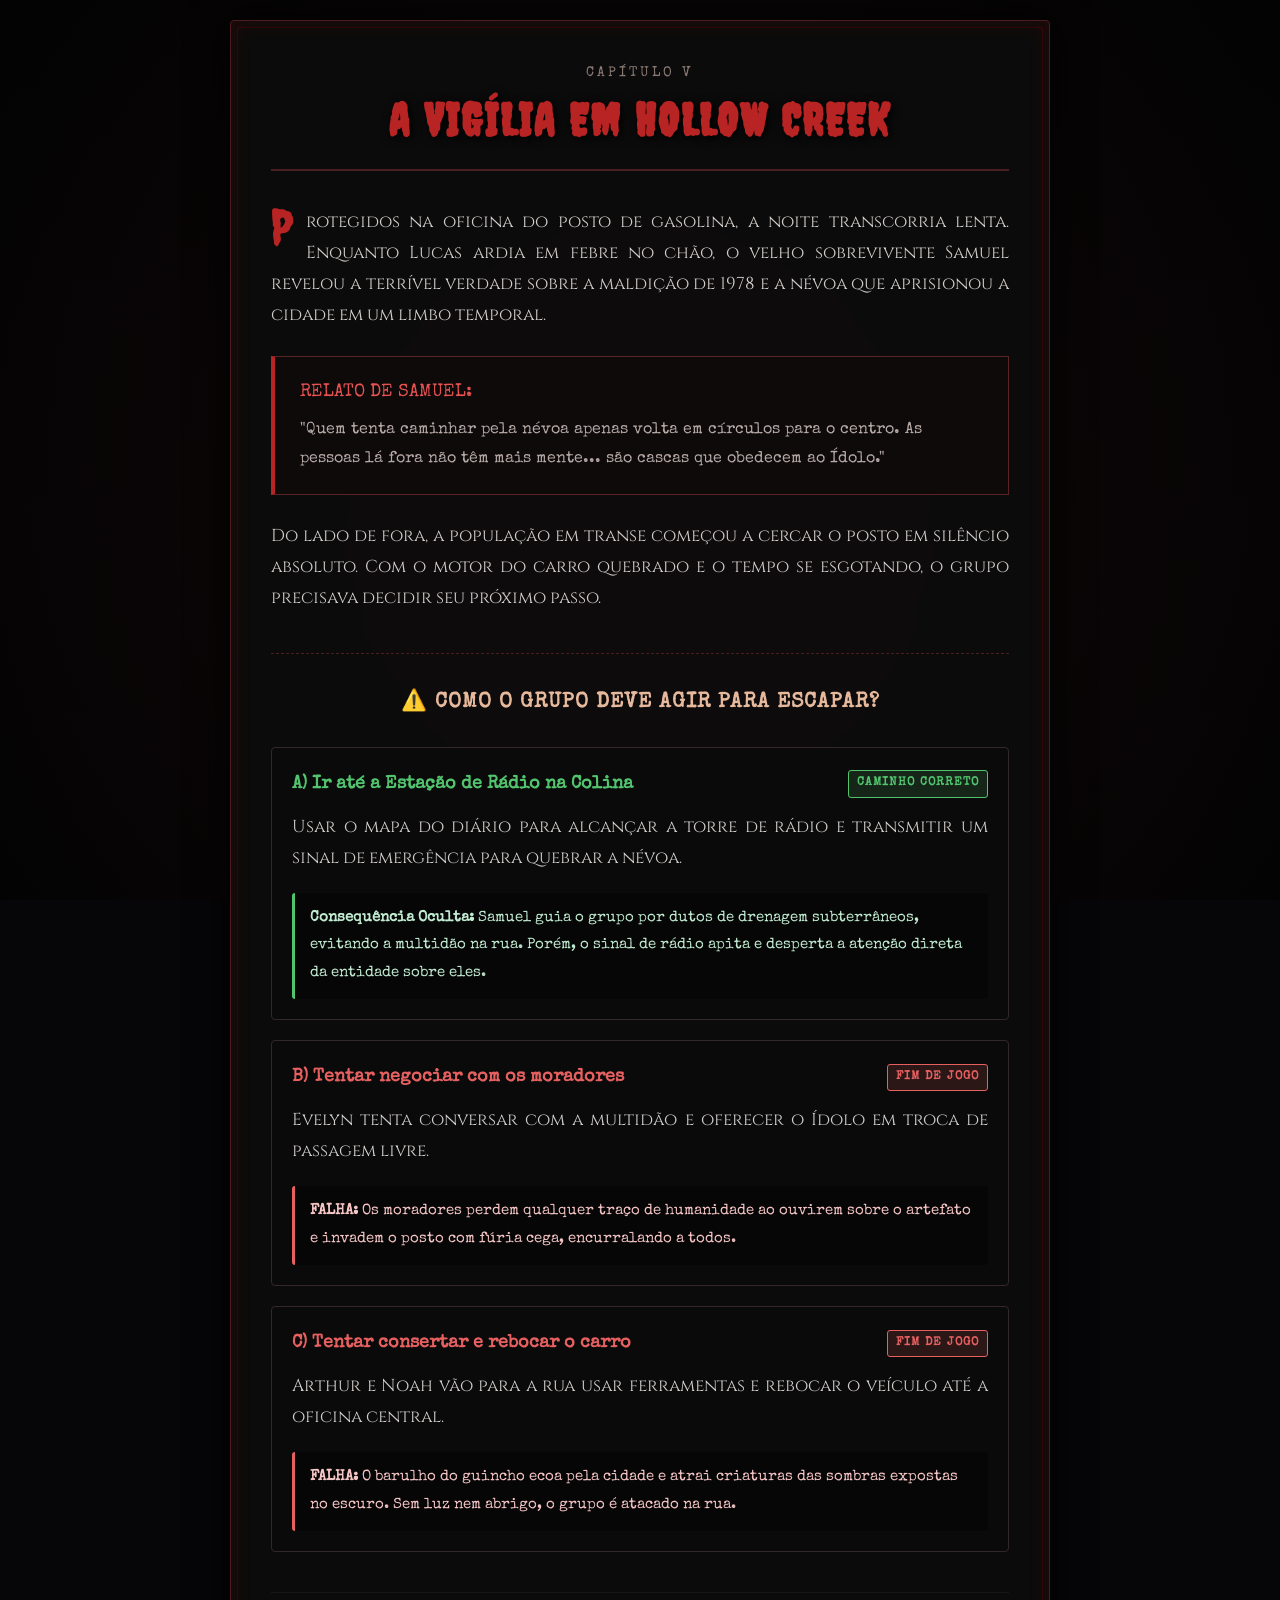
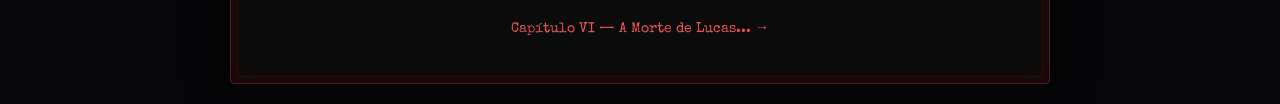
<file: pag5.html>
<!DOCTYPE html>
<html lang="pt-BR">
<head>
    <meta charset="UTF-8">
    <meta name="viewport" content="width=device-width, initial-scale=1.0">
    <title>Capítulo V: A Vigília em Hollow Creek | Black Pine County</title>

    <!-- Google Fonts -->
    <link rel="preconnect" href="https://fonts.googleapis.com">
    <link rel="preconnect" href="https://fonts.gstatic.com" crossorigin>
    <link href="https://fonts.googleapis.com/css2?family=Cinzel:wght@400;700&family=Creepster&family=Special+Elite&display=swap" rel="stylesheet">

    <style>
        * {
            margin: 0;
            padding: 0;
            box-sizing: border-box;
        }

        body {
            background-color: #060608;
            color: #d1cdca;
            font-family: 'Cinzel', serif;
            line-height: 1.8;
            background-image: 
                radial-gradient(circle at center, rgba(35, 15, 15, 0.4) 0%, rgba(3, 3, 4, 0.98) 100%),
                linear-gradient(to bottom, rgba(0, 0, 0, 0.85), rgba(12, 5, 5, 0.95));
            background-attachment: fixed;
            min-height: 100vh;
            display: flex;
            justify-content: center;
            align-items: center;
            padding: 20px;
        }

        .container {
            max-width: 820px;
            width: 100%;
            background: rgba(14, 12, 12, 0.92);
            border: 1px solid #4a1e1e;
            box-shadow: 0 0 40px rgba(0, 0, 0, 0.95), inset 0 0 20px rgba(139, 0, 0, 0.2);
            padding: 40px;
            border-radius: 4px;
            position: relative;
            backdrop-filter: blur(5px);
        }

        .container::before {
            content: '';
            position: absolute;
            top: 6px; left: 6px; right: 6px; bottom: 6px;
            border: 1px solid rgba(139, 0, 0, 0.25);
            pointer-events: none;
        }

        header {
            text-align: center;
            border-bottom: 2px solid #4a1e1e;
            padding-bottom: 25px;
            margin-bottom: 35px;
        }

        .meta-tag {
            font-family: 'Special Elite', cursive;
            color: #8c7b75;
            font-size: 0.9rem;
            letter-spacing: 3px;
            text-transform: uppercase;
            display: block;
            margin-bottom: 8px;
        }

        h1 {
            font-family: 'Creepster', cursive;
            font-size: 2.8rem;
            color: #b82323;
            text-shadow: 2px 2px 10px #000;
            letter-spacing: 2px;
            line-height: 1.1;
        }

        p {
            margin-bottom: 20px;
            font-size: 1.08rem;
            text-align: justify;
            color: #d1cdca;
        }

        .story-text::first-letter {
            font-family: 'Creepster', cursive;
            font-size: 3.2rem;
            float: left;
            line-height: 0.8;
            padding-right: 12px;
            color: #b82323;
        }

        .lore-box {
            background: rgba(15, 10, 10, 0.8);
            border: 1px solid #5a2424;
            border-left: 4px solid #b82323;
            padding: 20px 25px;
            margin: 25px 0;
            font-family: 'Special Elite', cursive;
            color: #b5a9a5;
        }

        .lore-title {
            color: #e65252;
            font-size: 1.1rem;
            display: block;
            margin-bottom: 8px;
            text-transform: uppercase;
        }

        .choices-section {
            margin-top: 40px;
            border-top: 1px dashed #4a1e1e;
            padding-top: 30px;
        }

        .choices-title {
            font-family: 'Special Elite', cursive;
            text-align: center;
            color: #e6b89c;
            font-size: 1.3rem;
            margin-bottom: 25px;
            letter-spacing: 1px;
        }

        .choice-card {
            background: rgba(10, 10, 12, 0.8);
            border: 1px solid #332727;
            border-radius: 4px;
            padding: 20px;
            margin-bottom: 20px;
            transition: all 0.3s ease;
        }

        .choice-card:hover {
            border-color: #732828;
            box-shadow: 0 0 15px rgba(115, 40, 40, 0.2);
        }

        .choice-header {
            font-family: 'Special Elite', cursive;
            font-size: 1.15rem;
            font-weight: bold;
            margin-bottom: 10px;
            display: flex;
            align-items: center;
            justify-content: space-between;
            gap: 10px;
        }

        .choice-a .choice-header { color: #52c46e; } /* Correta */
        .choice-b .choice-header { color: #e66060; }
        .choice-c .choice-header { color: #e66060; }

        .tag-status {
            font-size: 0.75rem;
            padding: 2px 8px;
            border-radius: 3px;
            text-transform: uppercase;
            letter-spacing: 1px;
        }

        .tag-correct { background: rgba(82, 196, 110, 0.15); border: 1px solid #52c46e; color: #52c46e; }
        .tag-wrong { background: rgba(230, 96, 96, 0.15); border: 1px solid #e66060; color: #e66060; }

        .outcome-text {
            font-family: 'Special Elite', cursive;
            font-size: 0.95rem;
            background: rgba(0, 0, 0, 0.4);
            padding: 12px 15px;
            border-radius: 3px;
            margin-top: 10px;
            border-left: 3px solid #4a4242;
        }

        .choice-a .outcome-text { border-left-color: #52c46e; color: #c0ebd0; }
        .choice-b .outcome-text { border-left-color: #e66060; color: #f5c4c4; }
        .choice-c .outcome-text { border-left-color: #e66060; color: #f5c4c4; }

        /* --- RODAPÉ E LINK DE NAVEGAÇÃO --- */
        footer {
            margin-top: 40px;
            text-align: center;
            border-top: 1px solid rgba(255, 255, 255, 0.05);
            padding-top: 20px;
        }

        footer a {
            font-family: 'Special Elite', cursive;
            font-size: 0.9rem;
            color: #e65252;
            text-decoration: none;
            transition: all 0.3s ease;
        }

        footer a:hover {
            color: #e6b89c;
            text-shadow: 0 0 8px rgba(230, 82, 82, 0.6);
        }

        @media (max-width: 600px) {
            .container { padding: 20px; }
            h1 { font-size: 2rem; }
            p { font-size: 1rem; }
        }
    </style>
</head>
<body>

    <main class="container">
        <header>
            <span class="meta-tag">Capítulo V</span>
            <h1>A VIGÍLIA EM HOLLOW CREEK</h1>
        </header>

        <article>
            <p class="story-text">
                Protegidos na oficina do posto de gasolina, a noite transcorria lenta. Enquanto Lucas ardia em febre no chão, o velho sobrevivente Samuel revelou a terrível verdade sobre a maldição de 1978 e a névoa que aprisionou a cidade em um limbo temporal.
            </p>

            <div class="lore-box">
                <span class="lore-title">Relato de Samuel:</span>
                "Quem tenta caminhar pela névoa apenas volta em círculos para o centro. As pessoas lá fora não têm mais mente... são cascas que obedecem ao Ídolo."
            </div>

            <p>
                Do lado de fora, a população em transe começou a cercar o posto em silêncio absoluto. Com o motor do carro quebrado e o tempo se esgotando, o grupo precisava decidir seu próximo passo.
            </p>

            <!-- ESCOLHAS -->
            <section class="choices-section">
                <h2 class="choices-title">⚠️ COMO O GRUPO DEVE AGIR PARA ESCAPAR?</h2>

                <!-- OPÇÃO A (CORRETA) -->
                <div class="choice-card choice-a">
                    <div class="choice-header">
                        <span>A) Ir até a Estação de Rádio na Colina</span>
                        <span class="tag-status tag-correct">Caminho Correto</span>
                    </div>
                    <p>Usar o mapa do diário para alcançar a torre de rádio e transmitir um sinal de emergência para quebrar a névoa.</p>
                    <div class="outcome-text">
                        <strong>Consequência Oculta:</strong> Samuel guia o grupo por dutos de drenagem subterrâneos, evitando a multidão na rua. Porém, o sinal de rádio apita e desperta a atenção direta da entidade sobre eles.
                    </div>
                </div>

                <!-- OPÇÃO B -->
                <div class="choice-card choice-b">
                    <div class="choice-header">
                        <span>B) Tentar negociar com os moradores</span>
                        <span class="tag-status tag-wrong">Fim de Jogo</span>
                    </div>
                    <p>Evelyn tenta conversar com a multidão e oferecer o Ídolo em troca de passagem livre.</p>
                    <div class="outcome-text">
                        <strong>FALHA:</strong> Os moradores perdem qualquer traço de humanidade ao ouvirem sobre o artefato e invadem o posto com fúria cega, encurralando a todos.
                    </div>
                </div>

                <!-- OPÇÃO C -->
                <div class="choice-card choice-c">
                    <div class="choice-header">
                        <span>C) Tentar consertar e rebocar o carro</span>
                        <span class="tag-status tag-wrong">Fim de Jogo</span>
                    </div>
                    <p>Arthur e Noah vão para a rua usar ferramentas e rebocar o veículo até a oficina central.</p>
                    <div class="outcome-text">
                        <strong>FALHA:</strong> O barulho do guincho ecoa pela cidade e atrai criaturas das sombras expostas no escuro. Sem luz nem abrigo, o grupo é atacado na rua.
                    </div>
                </div>
            </section>
        </article>

        <footer>
            <a href="pag6.html">Capítulo VI — A Morte de Lucas... →</a>
        </footer>
    </main>

</body>
</html>
</file>
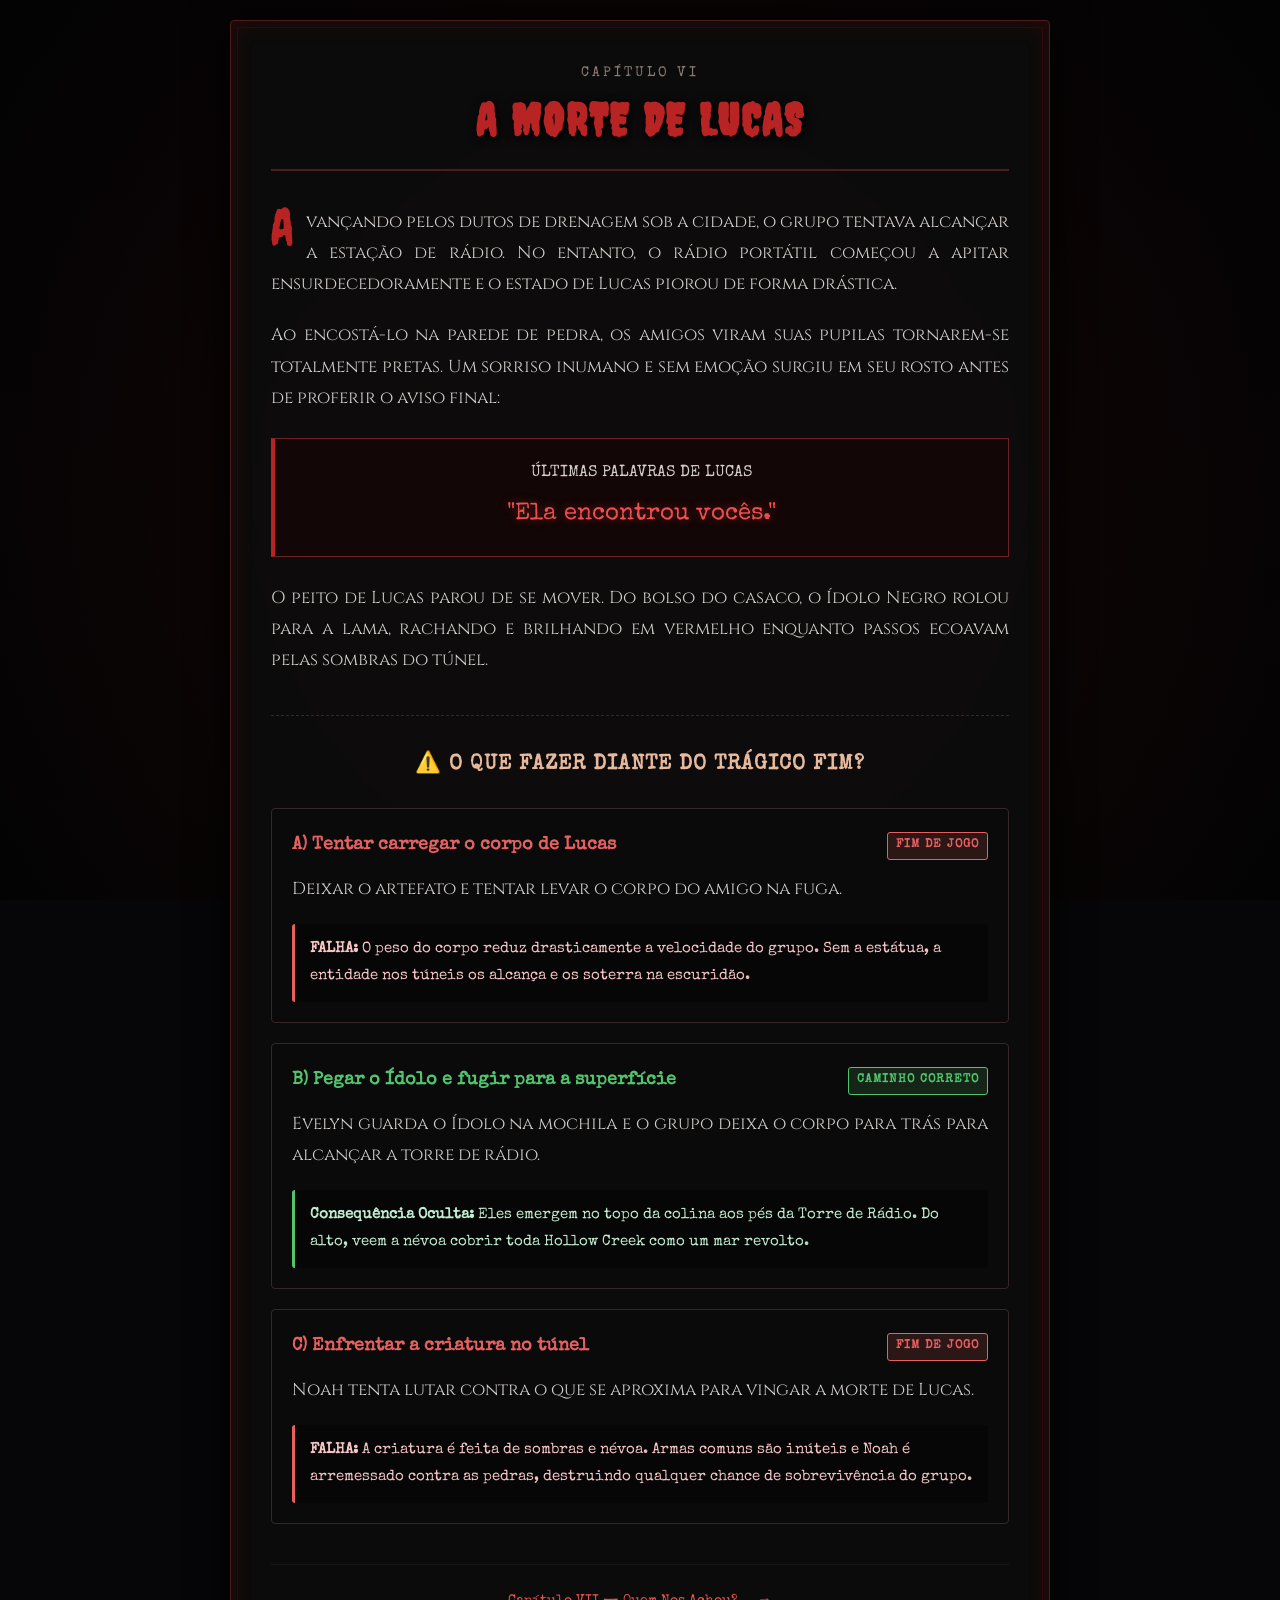
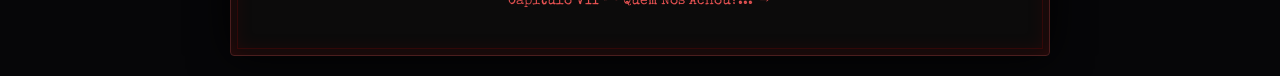
<file: pag6.html>
<!DOCTYPE html>
<html lang="pt-BR">
<head>
    <meta charset="UTF-8">
    <meta name="viewport" content="width=device-width, initial-scale=1.0">
    <title>Capítulo VI: A Morte de Lucas | Black Pine County</title>

    <!-- Google Fonts -->
    <link rel="preconnect" href="https://fonts.googleapis.com">
    <link rel="preconnect" href="https://fonts.gstatic.com" crossorigin>
    <link href="https://fonts.googleapis.com/css2?family=Cinzel:wght@400;700&family=Creepster&family=Special+Elite&display=swap" rel="stylesheet">

    <style>
        * {
            margin: 0;
            padding: 0;
            box-sizing: border-box;
        }

        body {
            background-color: #060608;
            color: #d1cdca;
            font-family: 'Cinzel', serif;
            line-height: 1.8;
            background-image: 
                radial-gradient(circle at center, rgba(40, 10, 10, 0.45) 0%, rgba(3, 3, 4, 0.98) 100%),
                linear-gradient(to bottom, rgba(0, 0, 0, 0.9), rgba(12, 5, 5, 0.95));
            background-attachment: fixed;
            min-height: 100vh;
            display: flex;
            justify-content: center;
            align-items: center;
            padding: 20px;
        }

        .container {
            max-width: 820px;
            width: 100%;
            background: rgba(14, 12, 12, 0.92);
            border: 1px solid #4a1e1e;
            box-shadow: 0 0 40px rgba(0, 0, 0, 0.95), inset 0 0 20px rgba(139, 0, 0, 0.25);
            padding: 40px;
            border-radius: 4px;
            position: relative;
            backdrop-filter: blur(5px);
        }

        .container::before {
            content: '';
            position: absolute;
            top: 6px; left: 6px; right: 6px; bottom: 6px;
            border: 1px solid rgba(139, 0, 0, 0.25);
            pointer-events: none;
        }

        header {
            text-align: center;
            border-bottom: 2px solid #4a1e1e;
            padding-bottom: 25px;
            margin-bottom: 35px;
        }

        .meta-tag {
            font-family: 'Special Elite', cursive;
            color: #8c7b75;
            font-size: 0.9rem;
            letter-spacing: 3px;
            text-transform: uppercase;
            display: block;
            margin-bottom: 8px;
        }

        h1 {
            font-family: 'Creepster', cursive;
            font-size: 2.8rem;
            color: #b82323;
            text-shadow: 2px 2px 10px #000;
            letter-spacing: 2px;
            line-height: 1.1;
        }

        p {
            margin-bottom: 20px;
            font-size: 1.08rem;
            text-align: justify;
            color: #d1cdca;
        }

        .story-text::first-letter {
            font-family: 'Creepster', cursive;
            font-size: 3.2rem;
            float: left;
            line-height: 0.8;
            padding-right: 12px;
            color: #b82323;
        }

        .death-quote-box {
            background: rgba(20, 5, 5, 0.85);
            border: 1px solid #6b2222;
            border-left: 4px solid #b82323;
            padding: 20px 25px;
            margin: 25px 0;
            font-family: 'Special Elite', cursive;
            text-align: center;
        }

        .death-words {
            font-size: 1.5rem;
            color: #f24e4e;
            text-shadow: 0 0 10px rgba(242, 78, 78, 0.4);
            display: block;
            margin-top: 5px;
        }

        .choices-section {
            margin-top: 40px;
            border-top: 1px dashed #4a1e1e;
            padding-top: 30px;
        }

        .choices-title {
            font-family: 'Special Elite', cursive;
            text-align: center;
            color: #e6b89c;
            font-size: 1.3rem;
            margin-bottom: 25px;
            letter-spacing: 1px;
        }

        .choice-card {
            background: rgba(10, 10, 12, 0.8);
            border: 1px solid #332727;
            border-radius: 4px;
            padding: 20px;
            margin-bottom: 20px;
            transition: all 0.3s ease;
        }

        .choice-card:hover {
            border-color: #732828;
            box-shadow: 0 0 15px rgba(115, 40, 40, 0.2);
        }

        .choice-header {
            font-family: 'Special Elite', cursive;
            font-size: 1.15rem;
            font-weight: bold;
            margin-bottom: 10px;
            display: flex;
            align-items: center;
            justify-content: space-between;
            gap: 10px;
        }

        .choice-a .choice-header { color: #e66060; }
        .choice-b .choice-header { color: #52c46e; } /* Correta */
        .choice-c .choice-header { color: #e66060; }

        .tag-status {
            font-size: 0.75rem;
            padding: 2px 8px;
            border-radius: 3px;
            text-transform: uppercase;
            letter-spacing: 1px;
        }

        .tag-correct { background: rgba(82, 196, 110, 0.15); border: 1px solid #52c46e; color: #52c46e; }
        .tag-wrong { background: rgba(230, 96, 96, 0.15); border: 1px solid #e66060; color: #e66060; }

        .outcome-text {
            font-family: 'Special Elite', cursive;
            font-size: 0.95rem;
            background: rgba(0, 0, 0, 0.4);
            padding: 12px 15px;
            border-radius: 3px;
            margin-top: 10px;
            border-left: 3px solid #4a4242;
        }

        .choice-a .outcome-text { border-left-color: #e66060; color: #f5c4c4; }
        .choice-b .outcome-text { border-left-color: #52c46e; color: #c0ebd0; }
        .choice-c .outcome-text { border-left-color: #e66060; color: #f5c4c4; }

        /* --- RODAPÉ E LINK DE NAVEGAÇÃO --- */
        footer {
            margin-top: 40px;
            text-align: center;
            border-top: 1px solid rgba(255, 255, 255, 0.05);
            padding-top: 20px;
        }

        footer a {
            font-family: 'Special Elite', cursive;
            font-size: 0.9rem;
            color: #e65252;
            text-decoration: none;
            transition: all 0.3s ease;
        }

        footer a:hover {
            color: #e6b89c;
            text-shadow: 0 0 8px rgba(230, 82, 82, 0.6);
        }

        @media (max-width: 600px) {
            .container { padding: 20px; }
            h1 { font-size: 2rem; }
            p { font-size: 1rem; }
        }
    </style>
</head>
<body>

    <main class="container">
        <header>
            <span class="meta-tag">Capítulo VI</span>
            <h1>A MORTE DE LUCAS</h1>
        </header>

        <article>
            <p class="story-text">
                Avançando pelos dutos de drenagem sob a cidade, o grupo tentava alcançar a estação de rádio. No entanto, o rádio portátil começou a apitar ensurdecedoramente e o estado de Lucas piorou de forma drástica.
            </p>

            <p>
                Ao encostá-lo na parede de pedra, os amigos viram suas pupilas tornarem-se totalmente pretas. Um sorriso inumano e sem emoção surgiu em seu rosto antes de proferir o aviso final:
            </p>

            <div class="death-quote-box">
                ÚLTIMAS PALAVRAS DE LUCAS
                <span class="death-words">"Ela encontrou vocês."</span>
            </div>

            <p>
                O peito de Lucas parou de se mover. Do bolso do casaco, o Ídolo Negro rolou para a lama, rachando e brilhando em vermelho enquanto passos ecoavam pelas sombras do túnel.
            </p>

            <!-- ESCOLHAS -->
            <section class="choices-section">
                <h2 class="choices-title">⚠️ O QUE FAZER DIANTE DO TRÁGICO FIM?</h2>

                <!-- OPÇÃO A -->
                <div class="choice-card choice-a">
                    <div class="choice-header">
                        <span>A) Tentar carregar o corpo de Lucas</span>
                        <span class="tag-status tag-wrong">Fim de Jogo</span>
                    </div>
                    <p>Deixar o artefato e tentar levar o corpo do amigo na fuga.</p>
                    <div class="outcome-text">
                        <strong>FALHA:</strong> O peso do corpo reduz drasticamente a velocidade do grupo. Sem a estátua, a entidade nos túneis os alcança e os soterra na escuridão.
                    </div>
                </div>

                <!-- OPÇÃO B (CORRETA) -->
                <div class="choice-card choice-b">
                    <div class="choice-header">
                        <span>B) Pegar o Ídolo e fugir para a superfície</span>
                        <span class="tag-status tag-correct">Caminho Correto</span>
                    </div>
                    <p>Evelyn guarda o Ídolo na mochila e o grupo deixa o corpo para trás para alcançar a torre de rádio.</p>
                    <div class="outcome-text">
                        <strong>Consequência Oculta:</strong> Eles emergem no topo da colina aos pés da Torre de Rádio. Do alto, veem a névoa cobrir toda Hollow Creek como um mar revolto.
                    </div>
                </div>

                <!-- OPÇÃO C -->
                <div class="choice-card choice-c">
                    <div class="choice-header">
                        <span>C) Enfrentar a criatura no túnel</span>
                        <span class="tag-status tag-wrong">Fim de Jogo</span>
                    </div>
                    <p>Noah tenta lutar contra o que se aproxima para vingar a morte de Lucas.</p>
                    <div class="outcome-text">
                        <strong>FALHA:</strong> A criatura é feita de sombras e névoa. Armas comuns são inúteis e Noah é arremessado contra as pedras, destruindo qualquer chance de sobrevivência do grupo.
                    </div>
                </div>
            </section>
        </article>

        <footer>
            <a href="pag7.html">Capítulo VII — Quem Nos Achou?... →</a>
        </footer>
    </main>

</body>
</html>
</file>
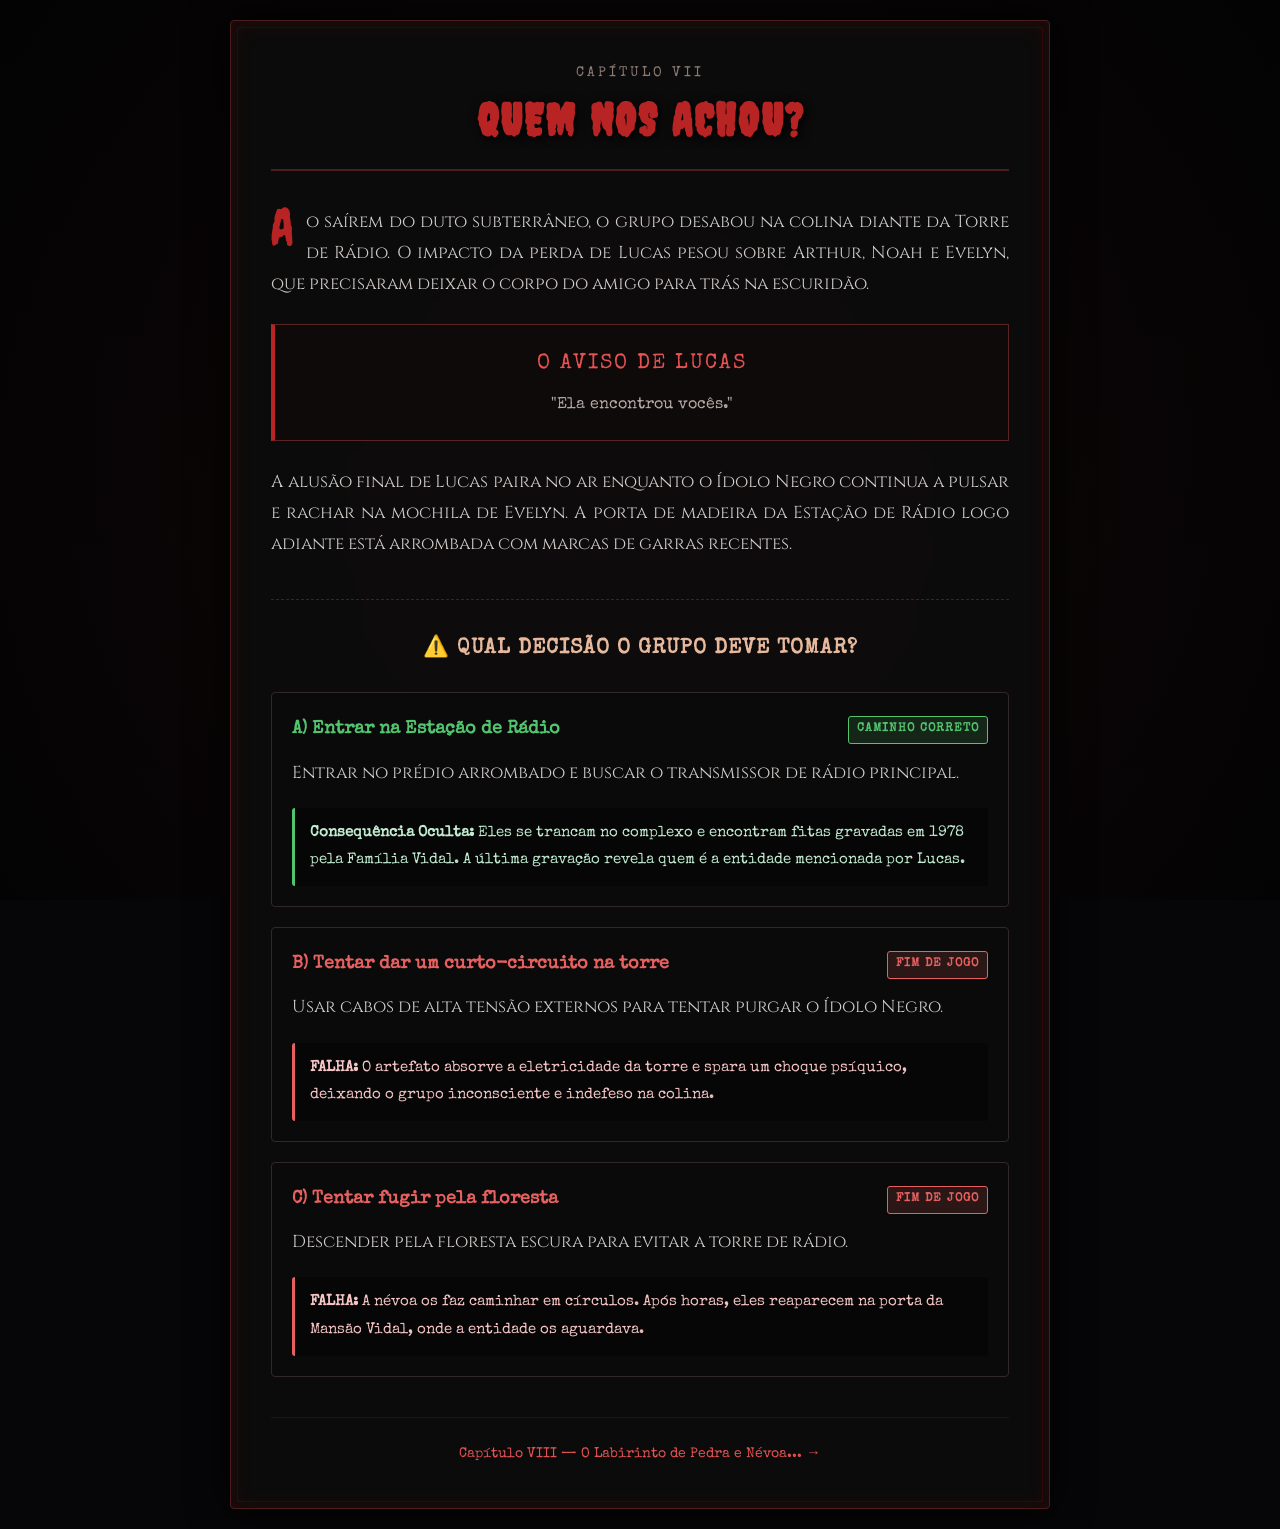
<file: pag7.html>
<!DOCTYPE html>
<html lang="pt-BR">
<head>
    <meta charset="UTF-8">
    <meta name="viewport" content="width=device-width, initial-scale=1.0">
    <title>Capítulo VII: Quem Nos Achou? | Black Pine County</title>

    <!-- Google Fonts -->
    <link rel="preconnect" href="https://fonts.googleapis.com">
    <link rel="preconnect" href="https://fonts.gstatic.com" crossorigin>
    <link href="https://fonts.googleapis.com/css2?family=Cinzel:wght@400;700&family=Creepster&family=Special+Elite&display=swap" rel="stylesheet">

    <style>
        * {
            margin: 0;
            padding: 0;
            box-sizing: border-box;
        }

        body {
            background-color: #060608;
            color: #d1cdca;
            font-family: 'Cinzel', serif;
            line-height: 1.8;
            background-image: 
                radial-gradient(circle at center, rgba(35, 15, 15, 0.4) 0%, rgba(3, 3, 4, 0.98) 100%),
                linear-gradient(to bottom, rgba(0, 0, 0, 0.85), rgba(12, 5, 5, 0.95));
            background-attachment: fixed;
            min-height: 100vh;
            display: flex;
            justify-content: center;
            align-items: center;
            padding: 20px;
        }

        .container {
            max-width: 820px;
            width: 100%;
            background: rgba(14, 12, 12, 0.92);
            border: 1px solid #4a1e1e;
            box-shadow: 0 0 40px rgba(0, 0, 0, 0.95), inset 0 0 20px rgba(139, 0, 0, 0.2);
            padding: 40px;
            border-radius: 4px;
            position: relative;
            backdrop-filter: blur(5px);
        }

        .container::before {
            content: '';
            position: absolute;
            top: 6px; left: 6px; right: 6px; bottom: 6px;
            border: 1px solid rgba(139, 0, 0, 0.25);
            pointer-events: none;
        }

        header {
            text-align: center;
            border-bottom: 2px solid #4a1e1e;
            padding-bottom: 25px;
            margin-bottom: 35px;
        }

        .meta-tag {
            font-family: 'Special Elite', cursive;
            color: #8c7b75;
            font-size: 0.9rem;
            letter-spacing: 3px;
            text-transform: uppercase;
            display: block;
            margin-bottom: 8px;
        }

        h1 {
            font-family: 'Creepster', cursive;
            font-size: 2.8rem;
            color: #b82323;
            text-shadow: 2px 2px 10px #000;
            letter-spacing: 2px;
            line-height: 1.1;
        }

        p {
            margin-bottom: 20px;
            font-size: 1.08rem;
            text-align: justify;
            color: #d1cdca;
        }

        .story-text::first-letter {
            font-family: 'Creepster', cursive;
            font-size: 3.2rem;
            float: left;
            line-height: 0.8;
            padding-right: 12px;
            color: #b82323;
        }

        .question-box {
            background: rgba(15, 10, 10, 0.8);
            border: 1px solid #5a2424;
            border-left: 4px solid #b82323;
            padding: 20px 25px;
            margin: 25px 0;
            font-family: 'Special Elite', cursive;
            color: #b5a9a5;
            text-align: center;
        }

        .question-title {
            color: #e65252;
            font-size: 1.3rem;
            display: block;
            margin-bottom: 8px;
            text-transform: uppercase;
            letter-spacing: 2px;
        }

        .choices-section {
            margin-top: 40px;
            border-top: 1px dashed #4a1e1e;
            padding-top: 30px;
        }

        .choices-title {
            font-family: 'Special Elite', cursive;
            text-align: center;
            color: #e6b89c;
            font-size: 1.3rem;
            margin-bottom: 25px;
            letter-spacing: 1px;
        }

        .choice-card {
            background: rgba(10, 10, 12, 0.8);
            border: 1px solid #332727;
            border-radius: 4px;
            padding: 20px;
            margin-bottom: 20px;
            transition: all 0.3s ease;
        }

        .choice-card:hover {
            border-color: #732828;
            box-shadow: 0 0 15px rgba(115, 40, 40, 0.2);
        }

        .choice-header {
            font-family: 'Special Elite', cursive;
            font-size: 1.15rem;
            font-weight: bold;
            margin-bottom: 10px;
            display: flex;
            align-items: center;
            justify-content: space-between;
            gap: 10px;
        }

        .choice-a .choice-header { color: #52c46e; } /* Correta */
        .choice-b .choice-header { color: #e66060; }
        .choice-c .choice-header { color: #e66060; }

        .tag-status {
            font-size: 0.75rem;
            padding: 2px 8px;
            border-radius: 3px;
            text-transform: uppercase;
            letter-spacing: 1px;
        }

        .tag-correct { background: rgba(82, 196, 110, 0.15); border: 1px solid #52c46e; color: #52c46e; }
        .tag-wrong { background: rgba(230, 96, 96, 0.15); border: 1px solid #e66060; color: #e66060; }

        .outcome-text {
            font-family: 'Special Elite', cursive;
            font-size: 0.95rem;
            background: rgba(0, 0, 0, 0.4);
            padding: 12px 15px;
            border-radius: 3px;
            margin-top: 10px;
            border-left: 3px solid #4a4242;
        }

        .choice-a .outcome-text { border-left-color: #52c46e; color: #c0ebd0; }
        .choice-b .outcome-text { border-left-color: #e66060; color: #f5c4c4; }
        .choice-c .outcome-text { border-left-color: #e66060; color: #f5c4c4; }

        /* --- RODAPÉ E LINK DE NAVEGAÇÃO --- */
        footer {
            margin-top: 40px;
            text-align: center;
            border-top: 1px solid rgba(255, 255, 255, 0.05);
            padding-top: 20px;
        }

        footer a {
            font-family: 'Special Elite', cursive;
            font-size: 0.9rem;
            color: #e65252;
            text-decoration: none;
            transition: all 0.3s ease;
        }

        footer a:hover {
            color: #e6b89c;
            text-shadow: 0 0 8px rgba(230, 82, 82, 0.6);
        }

        @media (max-width: 600px) {
            .container { padding: 20px; }
            h1 { font-size: 2rem; }
            p { font-size: 1rem; }
        }
    </style>
</head>
<body>

    <main class="container">
        <header>
            <span class="meta-tag">Capítulo VII</span>
            <h1>QUEM NOS ACHOU?</h1>
        </header>

        <article>
            <p class="story-text">
                Ao saírem do duto subterrâneo, o grupo desabou na colina diante da Torre de Rádio. O impacto da perda de Lucas pesou sobre Arthur, Noah e Evelyn, que precisaram deixar o corpo do amigo para trás na escuridão.
            </p>

            <div class="question-box">
                <span class="question-title">O AVISO DE LUCAS</span>
                "Ela encontrou vocês."
            </div>

            <p>
                A alusão final de Lucas paira no ar enquanto o Ídolo Negro continua a pulsar e rachar na mochila de Evelyn. A porta de madeira da Estação de Rádio logo adiante está arrombada com marcas de garras recentes.
            </p>

            <!-- ESCOLHAS -->
            <section class="choices-section">
                <h2 class="choices-title">⚠️ QUAL DECISÃO O GRUPO DEVE TOMAR?</h2>

                <!-- OPÇÃO A (CORRETA) -->
                <div class="choice-card choice-a">
                    <div class="choice-header">
                        <span>A) Entrar na Estação de Rádio</span>
                        <span class="tag-status tag-correct">Caminho Correto</span>
                    </div>
                    <p>Entrar no prédio arrombado e buscar o transmissor de rádio principal.</p>
                    <div class="outcome-text">
                        <strong>Consequência Oculta:</strong> Eles se trancam no complexo e encontram fitas gravadas em 1978 pela Família Vidal. A última gravação revela quem é a entidade mencionada por Lucas.
                    </div>
                </div>

                <!-- OPÇÃO B -->
                <div class="choice-card choice-b">
                    <div class="choice-header">
                        <span>B) Tentar dar um curto-circuito na torre</span>
                        <span class="tag-status tag-wrong">Fim de Jogo</span>
                    </div>
                    <p>Usar cabos de alta tensão externos para tentar purgar o Ídolo Negro.</p>
                    <div class="outcome-text">
                        <strong>FALHA:</strong> O artefato absorve a eletricidade da torre e spara um choque psíquico, deixando o grupo inconsciente e indefeso na colina.
                    </div>
                </div>

                <!-- OPÇÃO C -->
                <div class="choice-card choice-c">
                    <div class="choice-header">
                        <span>C) Tentar fugir pela floresta</span>
                        <span class="tag-status tag-wrong">Fim de Jogo</span>
                    </div>
                    <p>Descender pela floresta escura para evitar a torre de rádio.</p>
                    <div class="outcome-text">
                        <strong>FALHA:</strong> A névoa os faz caminhar em círculos. Após horas, eles reaparecem na porta da Mansão Vidal, onde a entidade os aguardava.
                    </div>
                </div>
            </section>
        </article>

        <footer>
            <a href="pag8.html">Capítulo VIII — O Labirinto de Pedra e Névoa... →</a>
        </footer>
    </main>

</body>
</html>
</file>
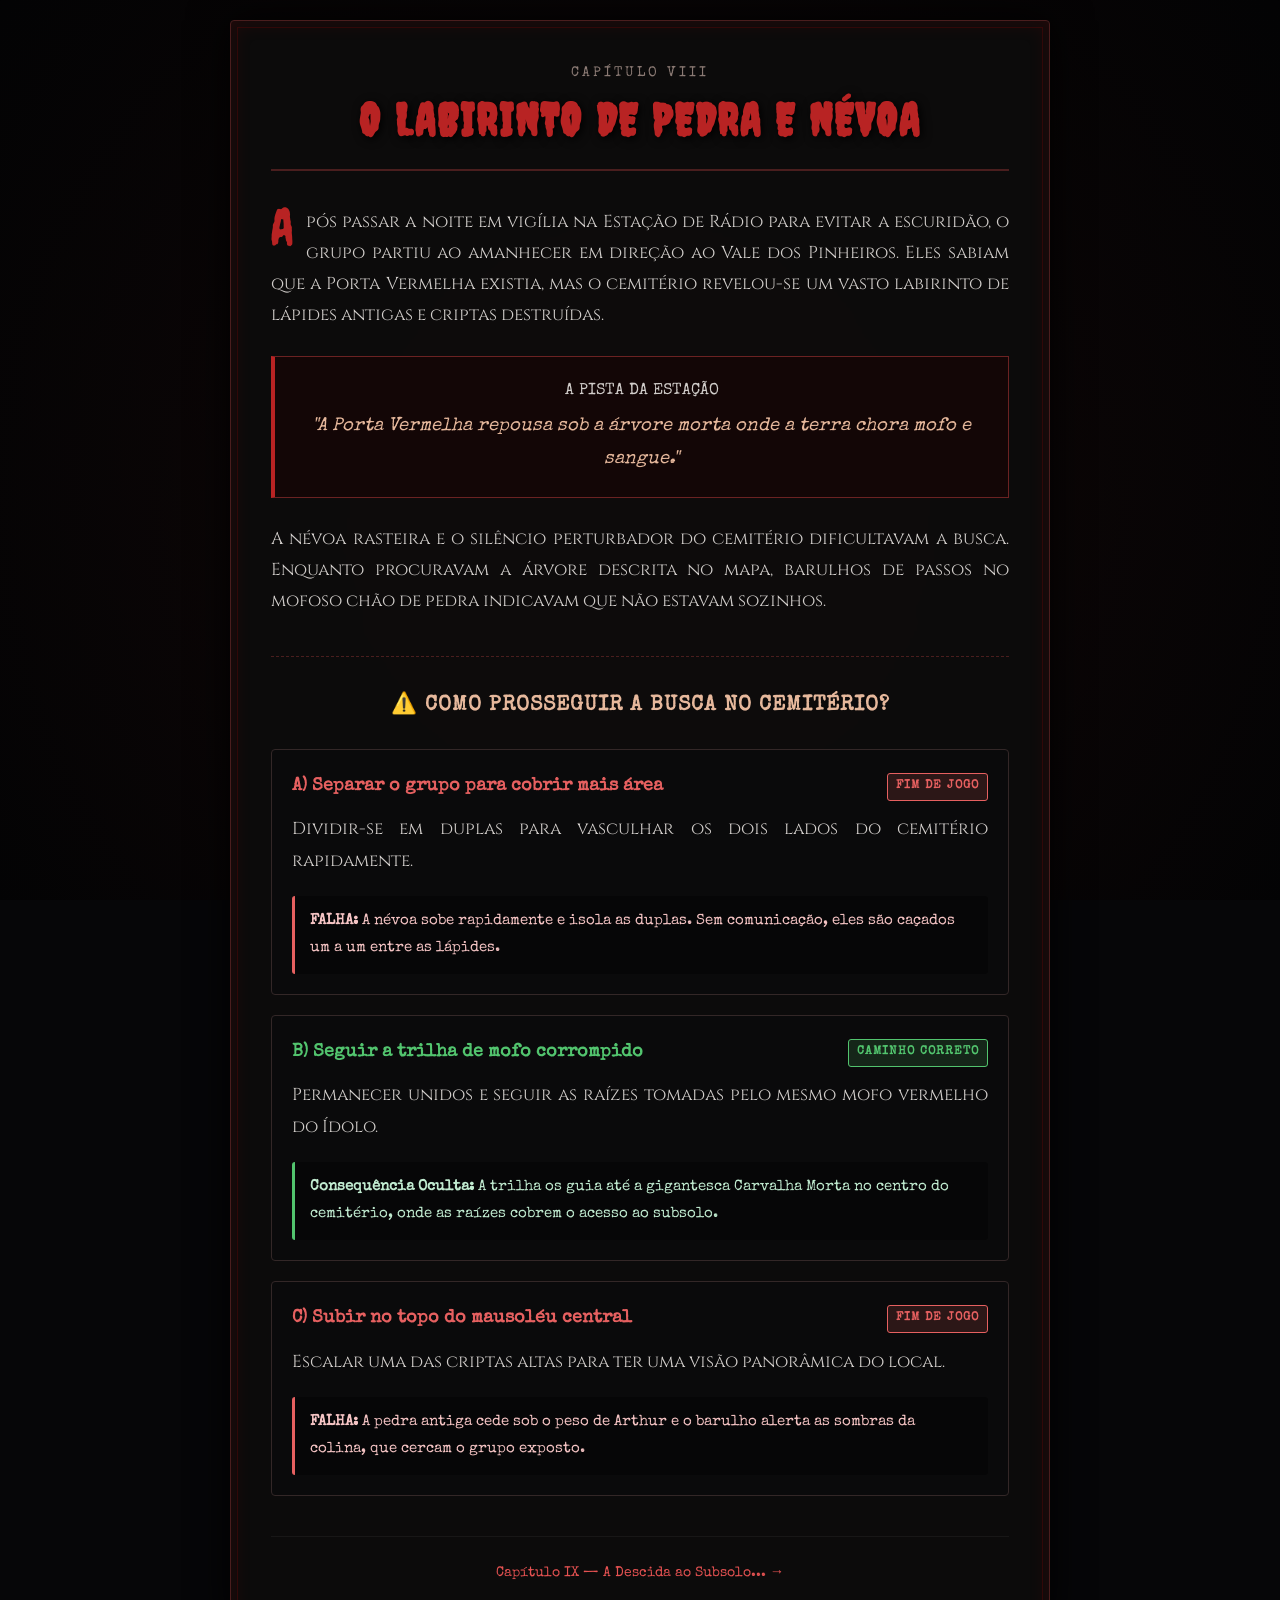
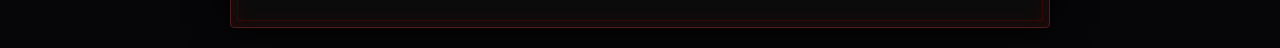
<file: pag8.html>
<!DOCTYPE html>
<html lang="pt-BR">
<head>
    <meta charset="UTF-8">
    <meta name="viewport" content="width=device-width, initial-scale=1.0">
    <title>Capítulo VIII: O Labirinto de Pedra e Névoa | Black Pine County</title>

    <!-- Google Fonts -->
    <link rel="preconnect" href="https://fonts.googleapis.com">
    <link rel="preconnect" href="https://fonts.gstatic.com" crossorigin>
    <link href="https://fonts.googleapis.com/css2?family=Cinzel:wght@400;700&family=Creepster&family=Special+Elite&display=swap" rel="stylesheet">

    <style>
        * {
            margin: 0;
            padding: 0;
            box-sizing: border-box;
        }

        body {
            background-color: #060608;
            color: #d1cdca;
            font-family: 'Cinzel', serif;
            line-height: 1.8;
            background-image: 
                radial-gradient(circle at center, rgba(35, 15, 15, 0.4) 0%, rgba(3, 3, 4, 0.98) 100%),
                linear-gradient(to bottom, rgba(0, 0, 0, 0.85), rgba(12, 5, 5, 0.95));
            background-attachment: fixed;
            min-height: 100vh;
            display: flex;
            justify-content: center;
            align-items: center;
            padding: 20px;
        }

        .container {
            max-width: 820px;
            width: 100%;
            background: rgba(14, 12, 12, 0.92);
            border: 1px solid #4a1e1e;
            box-shadow: 0 0 40px rgba(0, 0, 0, 0.95), inset 0 0 20px rgba(139, 0, 0, 0.2);
            padding: 40px;
            border-radius: 4px;
            position: relative;
            backdrop-filter: blur(5px);
        }

        .container::before {
            content: '';
            position: absolute;
            top: 6px; left: 6px; right: 6px; bottom: 6px;
            border: 1px solid rgba(139, 0, 0, 0.25);
            pointer-events: none;
        }

        header {
            text-align: center;
            border-bottom: 2px solid #4a1e1e;
            padding-bottom: 25px;
            margin-bottom: 35px;
        }

        .meta-tag {
            font-family: 'Special Elite', cursive;
            color: #8c7b75;
            font-size: 0.9rem;
            letter-spacing: 3px;
            text-transform: uppercase;
            display: block;
            margin-bottom: 8px;
        }

        h1 {
            font-family: 'Creepster', cursive;
            font-size: 2.8rem;
            color: #b82323;
            text-shadow: 2px 2px 10px #000;
            letter-spacing: 2px;
            line-height: 1.1;
        }

        p {
            margin-bottom: 20px;
            font-size: 1.08rem;
            text-align: justify;
            color: #d1cdca;
        }

        .story-text::first-letter {
            font-family: 'Creepster', cursive;
            font-size: 3.2rem;
            float: left;
            line-height: 0.8;
            padding-right: 12px;
            color: #b82323;
        }

        .enigma-box {
            background: rgba(20, 5, 5, 0.85);
            border: 1px solid #6b2222;
            border-left: 4px solid #b82323;
            padding: 20px 25px;
            margin: 25px 0;
            font-family: 'Special Elite', cursive;
            text-align: center;
        }

        .enigma-text {
            font-size: 1.15rem;
            color: #e6b89c;
            font-style: italic;
            display: block;
            margin-top: 5px;
        }

        .choices-section {
            margin-top: 40px;
            border-top: 1px dashed #4a1e1e;
            padding-top: 30px;
        }

        .choices-title {
            font-family: 'Special Elite', cursive;
            text-align: center;
            color: #e6b89c;
            font-size: 1.3rem;
            margin-bottom: 25px;
            letter-spacing: 1px;
        }

        .choice-card {
            background: rgba(10, 10, 12, 0.8);
            border: 1px solid #332727;
            border-radius: 4px;
            padding: 20px;
            margin-bottom: 20px;
            transition: all 0.3s ease;
        }

        .choice-card:hover {
            border-color: #732828;
            box-shadow: 0 0 15px rgba(115, 40, 40, 0.2);
        }

        .choice-header {
            font-family: 'Special Elite', cursive;
            font-size: 1.15rem;
            font-weight: bold;
            margin-bottom: 10px;
            display: flex;
            align-items: center;
            justify-content: space-between;
            gap: 10px;
        }

        .choice-a .choice-header { color: #e66060; }
        .choice-b .choice-header { color: #52c46e; } /* Correta */
        .choice-c .choice-header { color: #e66060; }

        .tag-status {
            font-size: 0.75rem;
            padding: 2px 8px;
            border-radius: 3px;
            text-transform: uppercase;
            letter-spacing: 1px;
        }

        .tag-correct { background: rgba(82, 196, 110, 0.15); border: 1px solid #52c46e; color: #52c46e; }
        .tag-wrong { background: rgba(230, 96, 96, 0.15); border: 1px solid #e66060; color: #e66060; }

        .outcome-text {
            font-family: 'Special Elite', cursive;
            font-size: 0.95rem;
            background: rgba(0, 0, 0, 0.4);
            padding: 12px 15px;
            border-radius: 3px;
            margin-top: 10px;
            border-left: 3px solid #4a4242;
        }

        .choice-a .outcome-text { border-left-color: #e66060; color: #f5c4c4; }
        .choice-b .outcome-text { border-left-color: #52c46e; color: #c0ebd0; }
        .choice-c .outcome-text { border-left-color: #e66060; color: #f5c4c4; }

        /* --- RODAPÉ E LINK DE NAVEGAÇÃO --- */
        footer {
            margin-top: 40px;
            text-align: center;
            border-top: 1px solid rgba(255, 255, 255, 0.05);
            padding-top: 20px;
        }

        footer a {
            font-family: 'Special Elite', cursive;
            font-size: 0.9rem;
            color: #e65252;
            text-decoration: none;
            transition: all 0.3s ease;
        }

        footer a:hover {
            color: #e6b89c;
            text-shadow: 0 0 8px rgba(230, 82, 82, 0.6);
        }

        @media (max-width: 600px) {
            .container { padding: 20px; }
            h1 { font-size: 2rem; }
            p { font-size: 1rem; }
        }
    </style>
</head>
<body>

    <main class="container">
        <header>
            <span class="meta-tag">Capítulo VIII</span>
            <h1>O LABIRINTO DE PEDRA E NÉVOA</h1>
        </header>

        <article>
            <p class="story-text">
                Após passar a noite em vigília na Estação de Rádio para evitar a escuridão, o grupo partiu ao amanhecer em direção ao Vale dos Pinheiros. Eles sabiam que a Porta Vermelha existia, mas o cemitério revelou-se um vasto labirinto de lápides antigas e criptas destruídas.
            </p>

            <div class="enigma-box">
                A PISTA DA ESTAÇÃO
                <span class="enigma-text">"A Porta Vermelha repousa sob a árvore morta onde a terra chora mofo e sangue."</span>
            </div>

            <p>
                A névoa rasteira e o silêncio perturbador do cemitério dificultavam a busca. Enquanto procuravam a árvore descrita no mapa, barulhos de passos no mofoso chão de pedra indicavam que não estavam sozinhos.
            </p>

            <!-- ESCOLHAS -->
            <section class="choices-section">
                <h2 class="choices-title">⚠️ COMO PROSSEGUIR A BUSCA NO CEMITÉRIO?</h2>

                <!-- OPÇÃO A -->
                <div class="choice-card choice-a">
                    <div class="choice-header">
                        <span>A) Separar o grupo para cobrir mais área</span>
                        <span class="tag-status tag-wrong">Fim de Jogo</span>
                    </div>
                    <p>Dividir-se em duplas para vasculhar os dois lados do cemitério rapidamente.</p>
                    <div class="outcome-text">
                        <strong>FALHA:</strong> A névoa sobe rapidamente e isola as duplas. Sem comunicação, eles são caçados um a um entre as lápides.
                    </div>
                </div>

                <!-- OPÇÃO B (CORRETA) -->
                <div class="choice-card choice-b">
                    <div class="choice-header">
                        <span>B) Seguir a trilha de mofo corrompido</span>
                        <span class="tag-status tag-correct">Caminho Correto</span>
                    </div>
                    <p>Permanecer unidos e seguir as raízes tomadas pelo mesmo mofo vermelho do Ídolo.</p>
                    <div class="outcome-text">
                        <strong>Consequência Oculta:</strong> A trilha os guia até a gigantesca Carvalha Morta no centro do cemitério, onde as raízes cobrem o acesso ao subsolo.
                    </div>
                </div>

                <!-- OPÇÃO C -->
                <div class="choice-card choice-c">
                    <div class="choice-header">
                        <span>C) Subir no topo do mausoléu central</span>
                        <span class="tag-status tag-wrong">Fim de Jogo</span>
                    </div>
                    <p>Escalar uma das criptas altas para ter uma visão panorâmica do local.</p>
                    <div class="outcome-text">
                        <strong>FALHA:</strong> A pedra antiga cede sob o peso de Arthur e o barulho alerta as sombras da colina, que cercam o grupo exposto.
                    </div>
                </div>
            </section>
        </article>

        <footer>
            <a href="pag9.html">Capítulo IX — A Descida ao Subsolo... →</a>
        </footer>
    </main>

</body>
</html>
</file>
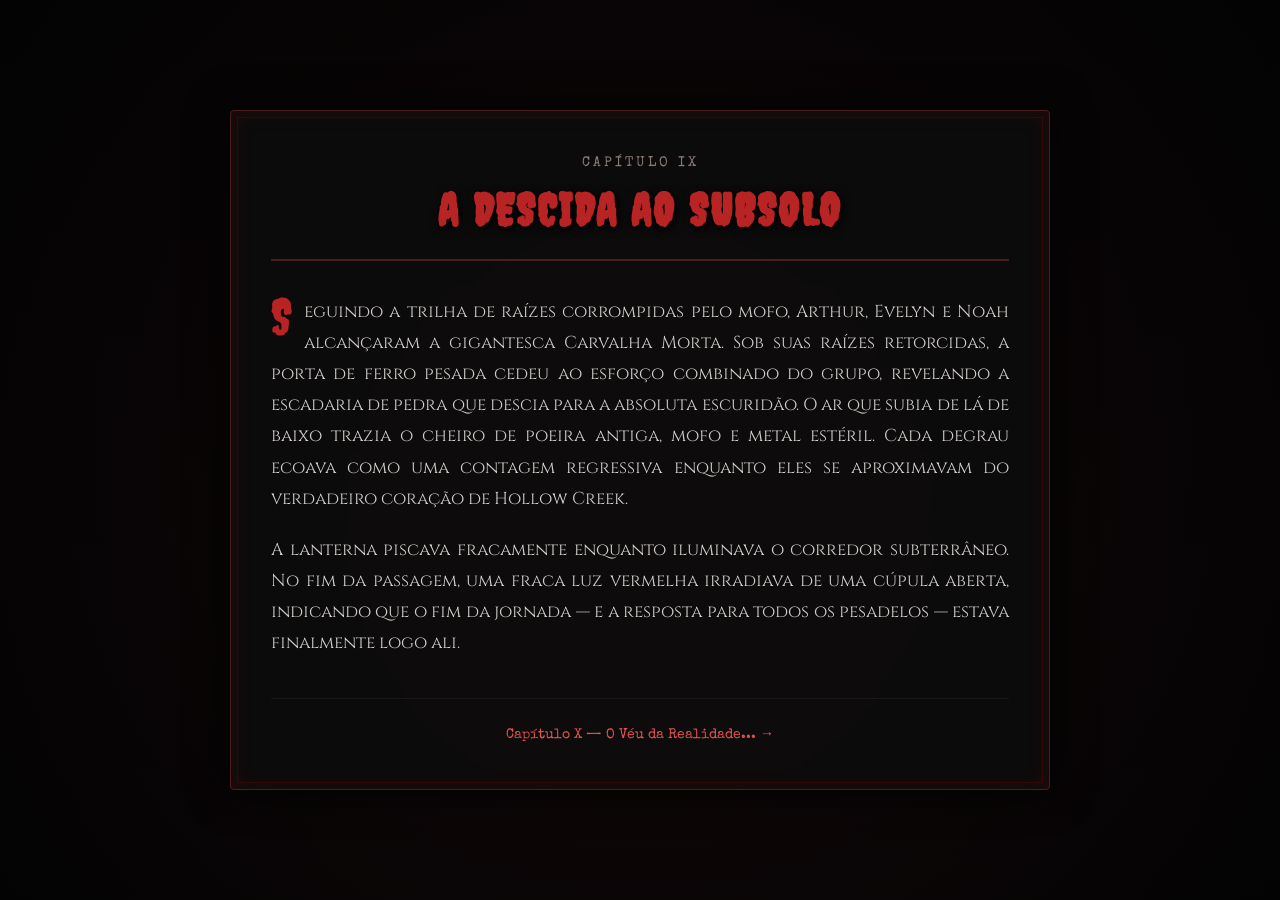
<file: pag9.html>
<!DOCTYPE html>
<html lang="pt-BR">
<head>
    <meta charset="UTF-8">
    <meta name="viewport" content="width=device-width, initial-scale=1.0">
    <title>Capítulo IX: A Descida ao Subsolo | Black Pine County</title>

    <!-- Google Fonts -->
    <link rel="preconnect" href="https://fonts.googleapis.com">
    <link rel="preconnect" href="https://fonts.gstatic.com" crossorigin>
    <link href="https://fonts.googleapis.com/css2?family=Cinzel:wght@400;700&family=Creepster&family=Special+Elite&display=swap" rel="stylesheet">

    <style>
        * {
            margin: 0;
            padding: 0;
            box-sizing: border-box;
        }

        body {
            background-color: #060608;
            color: #d1cdca;
            font-family: 'Cinzel', serif;
            line-height: 1.8;
            background-image: 
                radial-gradient(circle at center, rgba(35, 15, 15, 0.4) 0%, rgba(3, 3, 4, 0.98) 100%),
                linear-gradient(to bottom, rgba(0, 0, 0, 0.85), rgba(12, 5, 5, 0.95));
            background-attachment: fixed;
            min-height: 100vh;
            display: flex;
            justify-content: center;
            align-items: center;
            padding: 20px;
        }

        .container {
            max-width: 820px;
            width: 100%;
            background: rgba(14, 12, 12, 0.92);
            border: 1px solid #4a1e1e;
            box-shadow: 0 0 40px rgba(0, 0, 0, 0.95), inset 0 0 20px rgba(139, 0, 0, 0.2);
            padding: 40px;
            border-radius: 4px;
            position: relative;
            backdrop-filter: blur(5px);
        }

        .container::before {
            content: '';
            position: absolute;
            top: 6px; left: 6px; right: 6px; bottom: 6px;
            border: 1px solid rgba(139, 0, 0, 0.25);
            pointer-events: none;
        }

        header {
            text-align: center;
            border-bottom: 2px solid #4a1e1e;
            padding-bottom: 25px;
            margin-bottom: 35px;
        }

        .meta-tag {
            font-family: 'Special Elite', cursive;
            color: #8c7b75;
            font-size: 0.9rem;
            letter-spacing: 3px;
            text-transform: uppercase;
            display: block;
            margin-bottom: 8px;
        }

        h1 {
            font-family: 'Creepster', cursive;
            font-size: 2.8rem;
            color: #b82323;
            text-shadow: 2px 2px 10px #000;
            letter-spacing: 2px;
            line-height: 1.1;
        }

        p {
            margin-bottom: 20px;
            font-size: 1.08rem;
            text-align: justify;
            color: #d1cdca;
        }

        .story-text::first-letter {
            font-family: 'Creepster', cursive;
            font-size: 3.2rem;
            float: left;
            line-height: 0.8;
            padding-right: 12px;
            color: #b82323;
        }

        /* --- RODAPÉ E LINK DE NAVEGAÇÃO --- */
        footer {
            margin-top: 40px;
            text-align: center;
            border-top: 1px solid rgba(255, 255, 255, 0.05);
            padding-top: 20px;
        }

        footer a {
            font-family: 'Special Elite', cursive;
            font-size: 0.9rem;
            color: #e65252;
            text-decoration: none;
            transition: all 0.3s ease;
        }

        footer a:hover {
            color: #e6b89c;
            text-shadow: 0 0 8px rgba(230, 82, 82, 0.6);
        }

        @media (max-width: 600px) {
            .container { padding: 20px; }
            h1 { font-size: 2rem; }
            p { font-size: 1rem; }
        }
    </style>
</head>
<body>

    <main class="container">
        <header>
            <span class="meta-tag">Capítulo IX</span>
            <h1>A DESCIDA AO SUBSOLO</h1>
        </header>

        <article>
            <p class="story-text">
                Seguindo a trilha de raízes corrompidas pelo mofo, Arthur, Evelyn e Noah alcançaram a gigantesca Carvalha Morta. Sob suas raízes retorcidas, a porta de ferro pesada cedeu ao esforço combinado do grupo, revelando a escadaria de pedra que descia para a absoluta escuridão. O ar que subia de lá de baixo trazia o cheiro de poeira antiga, mofo e metal estéril. Cada degrau ecoava como uma contagem regressiva enquanto eles se aproximavam do verdadeiro coração de Hollow Creek.
            </p>
            <p>
                A lanterna piscava fracamente enquanto iluminava o corredor subterrâneo. No fim da passagem, uma fraca luz vermelha irradiava de uma cúpula aberta, indicando que o fim da jornada — e a resposta para todos os pesadelos — estava finalmente logo ali.
            </p>
        </article>

        <footer>
            <a href="pag10.html">Capítulo X — O Véu da Realidade... →</a>
        </footer>
    </main>

</body>
</html>
</file>
